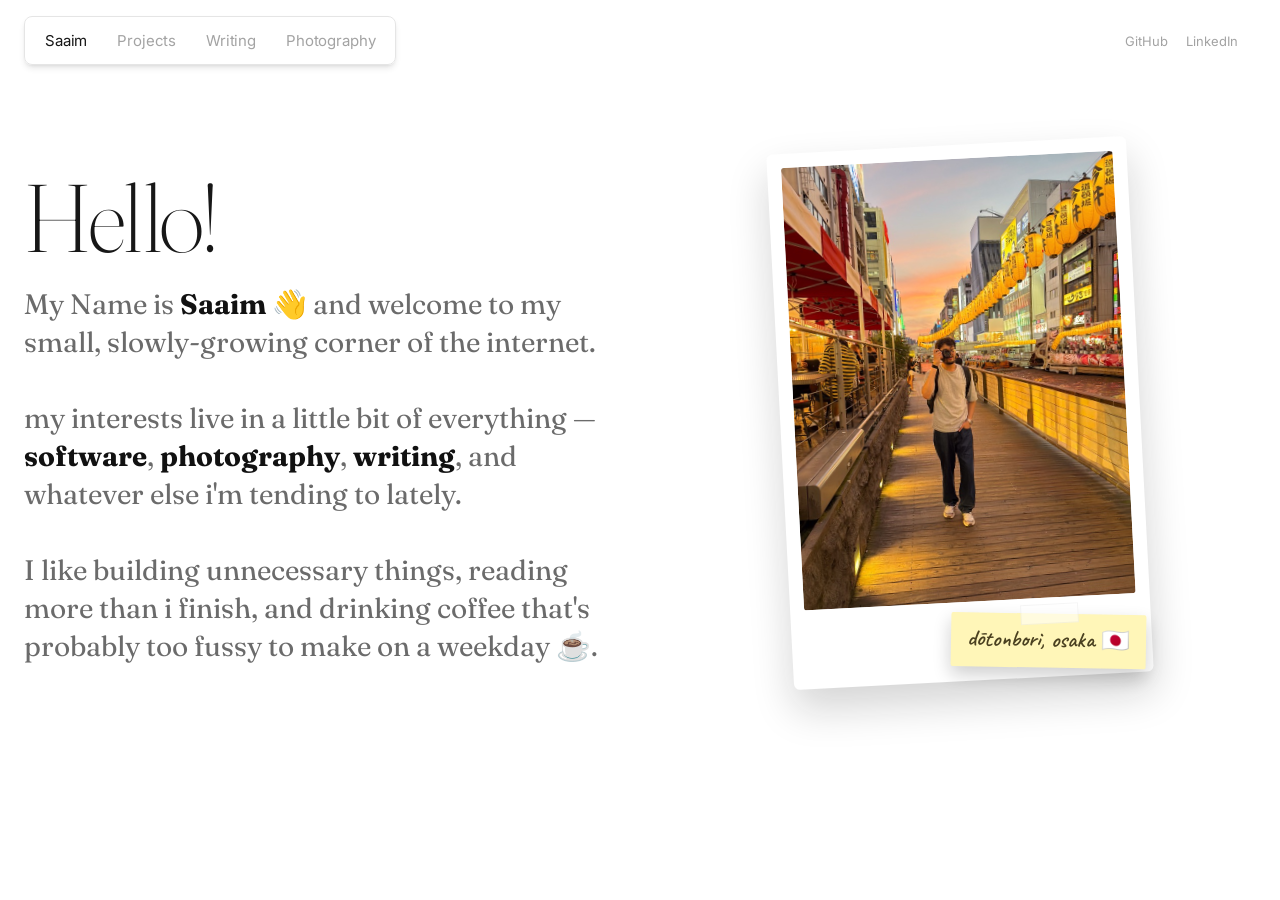
<file: index.html>
<!DOCTYPE html>
<html lang="en">
<head>
<meta charset="UTF-8">
<meta name="viewport" content="width=device-width, initial-scale=1.0">
<title>Saaim Japanwala</title>
<meta name="description" content="Saaim's Corner of The Internet">

<!-- Open Graph / Twitter link-preview meta -->
<meta property="og:type" content="website">
<meta property="og:title" content="Saaim Japanwala">
<meta property="og:description" content="A small corner of the internet with notes on projects, writing, and photography.">
<meta property="og:image" content="assets/og-image.svg">
<meta name="twitter:card" content="summary_large_image">
<meta name="twitter:title" content="Saaim Japanwala">
<meta name="twitter:description" content="A small corner of the internet with notes on projects, writing, and photography.">
<meta name="twitter:image" content="assets/og-image.svg">

<link rel="icon" href="assets/favicon.svg" type="image/svg+xml">
<link rel="preconnect" href="https://fonts.googleapis.com">
<link rel="preconnect" href="https://fonts.gstatic.com" crossorigin>
<link href="https://fonts.googleapis.com/css2?family=Fraunces:ital,opsz,wght@0,9..144,400;0,9..144,500;0,9..144,600;1,9..144,400&family=Inter:wght@400;500;600;700&family=Caveat:wght@600;700&display=swap" rel="stylesheet">
<link rel="stylesheet" href="css/style.css">
</head>
<body>

<a class="skip-link" href="#main">Skip to content</a>

<!-- ============================================================
     PILL NAV — sticky, top-left. Tabs on the left, plain external
     links on the right. Tab switching is handled in js/main.js
     (no page reloads — a single static HTML file).
     ============================================================ -->
<nav class="site-nav" aria-label="Primary">
  <div class="nav-pill" role="tablist">
    <span class="nav-hover" aria-hidden="true"></span>
    <button class="tab-link active" data-tab="home" role="tab" aria-selected="true">Saaim</button>
    <button class="tab-link" data-tab="projects" role="tab" aria-selected="false">Projects</button>
    <button class="tab-link" data-tab="writing" role="tab" aria-selected="false">Writing</button>
    <button class="tab-link" data-tab="photography" role="tab" aria-selected="false">Photography</button>
  </div>
  <div class="nav-links">
    <!-- Swap these three hrefs for your real profiles / resume -->
    <a href="https://github.com/sjapanwala" target="_blank" rel="noopener">GitHub</a>
    <a href="https://www.linkedin.com/in/sjapanwala" target="_blank" rel="noopener">LinkedIn</a>
    <a href=""></a>
  </div>
</nav>

<main id="main">

  <!-- ========================= HOME ========================= -->
  <section class="tab-panel active" id="tab-home" data-tab-panel="home">
    <div class="home-grid">
      <div class="home-intro">
        <!-- Rotates through greetings in js/main.js (see GREETINGS) -->
        <h1 class="section-header greeting" id="greeting" lang="en">Hello!</h1>
        <p class="intro-text">
          My Name is <span class="ink">Saaim</span> <span class="wave-emoji" aria-hidden="true">👋</span> and welcome to my small, slowly-growing corner of the internet.
          <br><br>
          my interests live in a little bit of everything —
          <a href="#projects" class="ink word-link link-software" data-tab-link="projects">software</a>,
          <a href="#photography" class="ink word-link link-photography" data-tab-link="photography">photography</a>,
          <a href="#writing" class="ink word-link link-writing" data-tab-link="writing">writing</a>,
          and whatever else i'm tending to lately.
          <br><br>
          I like building unnecessary things, reading more than i finish, and drinking coffee that's
          probably too fussy to make on a weekday <span class="coffee-emoji" aria-hidden="true">☕</span>.
        </p>
      </div>
      <!-- Swap the image/caption below for your own — see README -->
      <figure class="intro-photo">
        <img src="assets/main-page-web.jpg" alt="Saaim holding up a camera on a lantern-lit boardwalk in Dōtonbori, Osaka at sunset">
        <figcaption class="sticky-note">dōtonbori, osaka 🇯🇵</figcaption>
      </figure>
    </div>
  </section>

  <!-- ======================= PROJECTS ======================= -->
  <section class="tab-panel" id="tab-projects" data-tab-panel="projects">
    <h1 class="section-header-projects">Projects.</h1>
    <p class="section-intro"></p>
    <div class="bento-grid bento-grid--lg bento-grid--fill" id="projectsGrid"><!-- rendered by js/main.js from content/projects.js --></div>
  </section>

  <!-- ======================== WRITING ======================== -->
  <section class="tab-panel" id="tab-writing" data-tab-panel="writing">
    <h1 class="section-header-writing">Writing.</h1>
    <p class="section-intro"></p>
    <div class="bento-grid bento-grid--lg" id="writingGrid"><!-- rendered by js/main.js from content/writing.js --></div>
  </section>

  <!-- ====================== PHOTOGRAPHY ====================== -->
  <section class="tab-panel" id="tab-photography" data-tab-panel="photography">
    <h1 class="section-header-photography">Photography.</h1>
    <p class="section-intro"></p>
    <div class="bento-grid bento-grid--lg bento-grid--fill" id="photographyGrid"><!-- rendered by js/main.js from content/photography.js --></div>
  </section>

</main>

<!-- ============================================================
     Content data — plain JS files (not .json) so this page can be
     opened directly as a file:// URL with no local server: browsers
     block fetch()/XHR of local JSON over file://, but a same-page
     <script> tag works everywhere with zero build step. Each file
     is commented — edit the arrays to add/change/remove cards.
     ============================================================ -->
<script src="content/projects.js"></script>
<script src="content/writing.js"></script>
<script src="content/photography.js"></script>
<script src="js/main.js"></script>
<footer>
</footer>
</body>
</html>
</file>
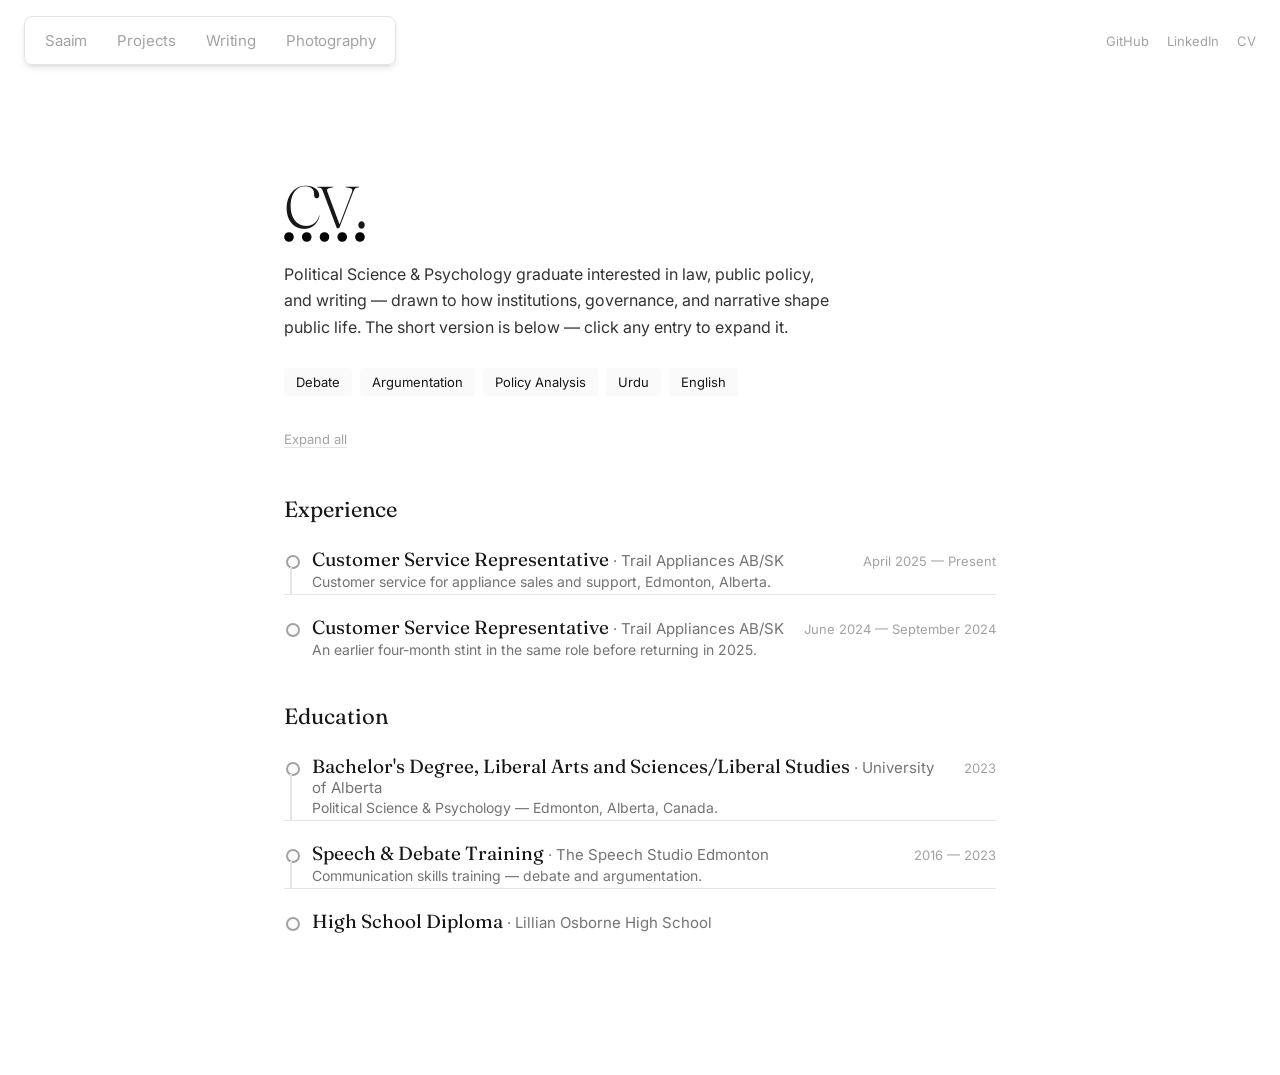
<file: cv.html>
<!DOCTYPE html>
<html lang="en">
<head>
<meta charset="UTF-8">
<meta name="viewport" content="width=device-width, initial-scale=1.0">
<title>CV</title>
<meta name="description" content="CV">
<link rel="icon" href="assets/favicon.svg" type="image/svg+xml">
<link rel="preconnect" href="https://fonts.googleapis.com">
<link rel="preconnect" href="https://fonts.gstatic.com" crossorigin>
<link href="https://fonts.googleapis.com/css2?family=Fraunces:ital,opsz,wght@0,9..144,400;0,9..144,500;0,9..144,600;1,9..144,400&family=Inter:wght@400;500;600;700&display=swap" rel="stylesheet">
<link rel="stylesheet" href="css/style.css">
</head>
<body>

<nav class="site-nav" aria-label="Primary">
  <div class="nav-pill" role="tablist">
    <a class="tab-link" href="index.html">Saaim</a>
    <a class="tab-link" href="index.html#projects">Projects</a>
    <a class="tab-link" href="index.html#writing">Writing</a>
    <a class="tab-link" href="index.html#photography">Photography</a>
  </div>
  <div class="nav-links">
    <a href="https://github.com/sjapanwala" target="_blank" rel="noopener">GitHub</a>
    <a href="https://www.linkedin.com/in/sjapanwala" target="_blank" rel="noopener">LinkedIn</a>
    <a href="cv.html">CV</a>
  </div>
</nav>

<main class="cv-page">
  <h1 class="section-header-cv">cv.</h1>

  <p class="cv-intro">Political Science &amp; Psychology graduate interested in law, public policy, and writing — drawn to how institutions, governance, and narrative shape public life. The short version is below — click any entry to expand it.</p>

  <div class="cv-skills">
    <span class="cv-skill-chip">Debate</span>
    <span class="cv-skill-chip">Argumentation</span>
    <span class="cv-skill-chip">Policy Analysis</span>
    <span class="cv-skill-chip">Urdu</span>
    <span class="cv-skill-chip">English</span>
  </div>

  <button class="cv-toggle-all" id="cvToggleAll" type="button">Expand all</button>

  <div id="cvContent"><!-- rendered by js/cv.js from content/cv.js --></div>
</main>

<script src="content/cv.js"></script>
<script src="js/cv.js"></script>
</body>
</html>
</file>
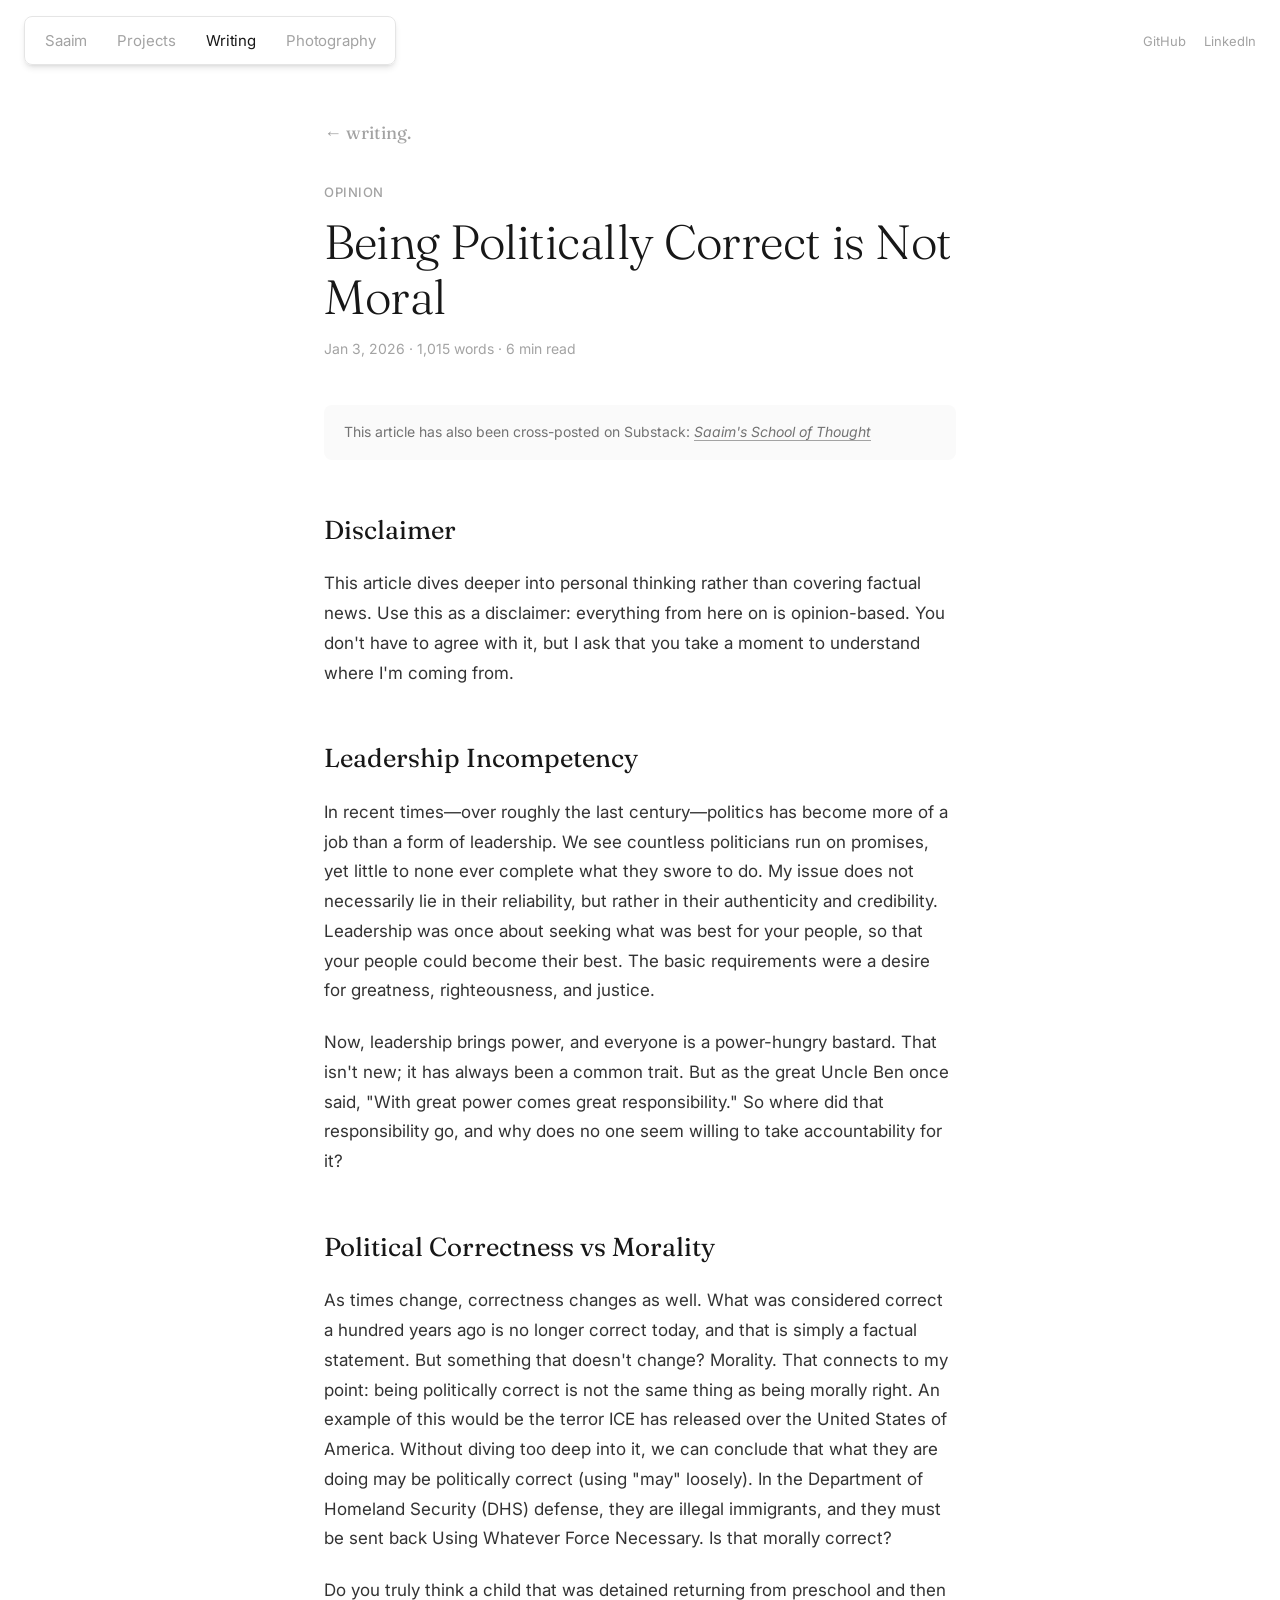
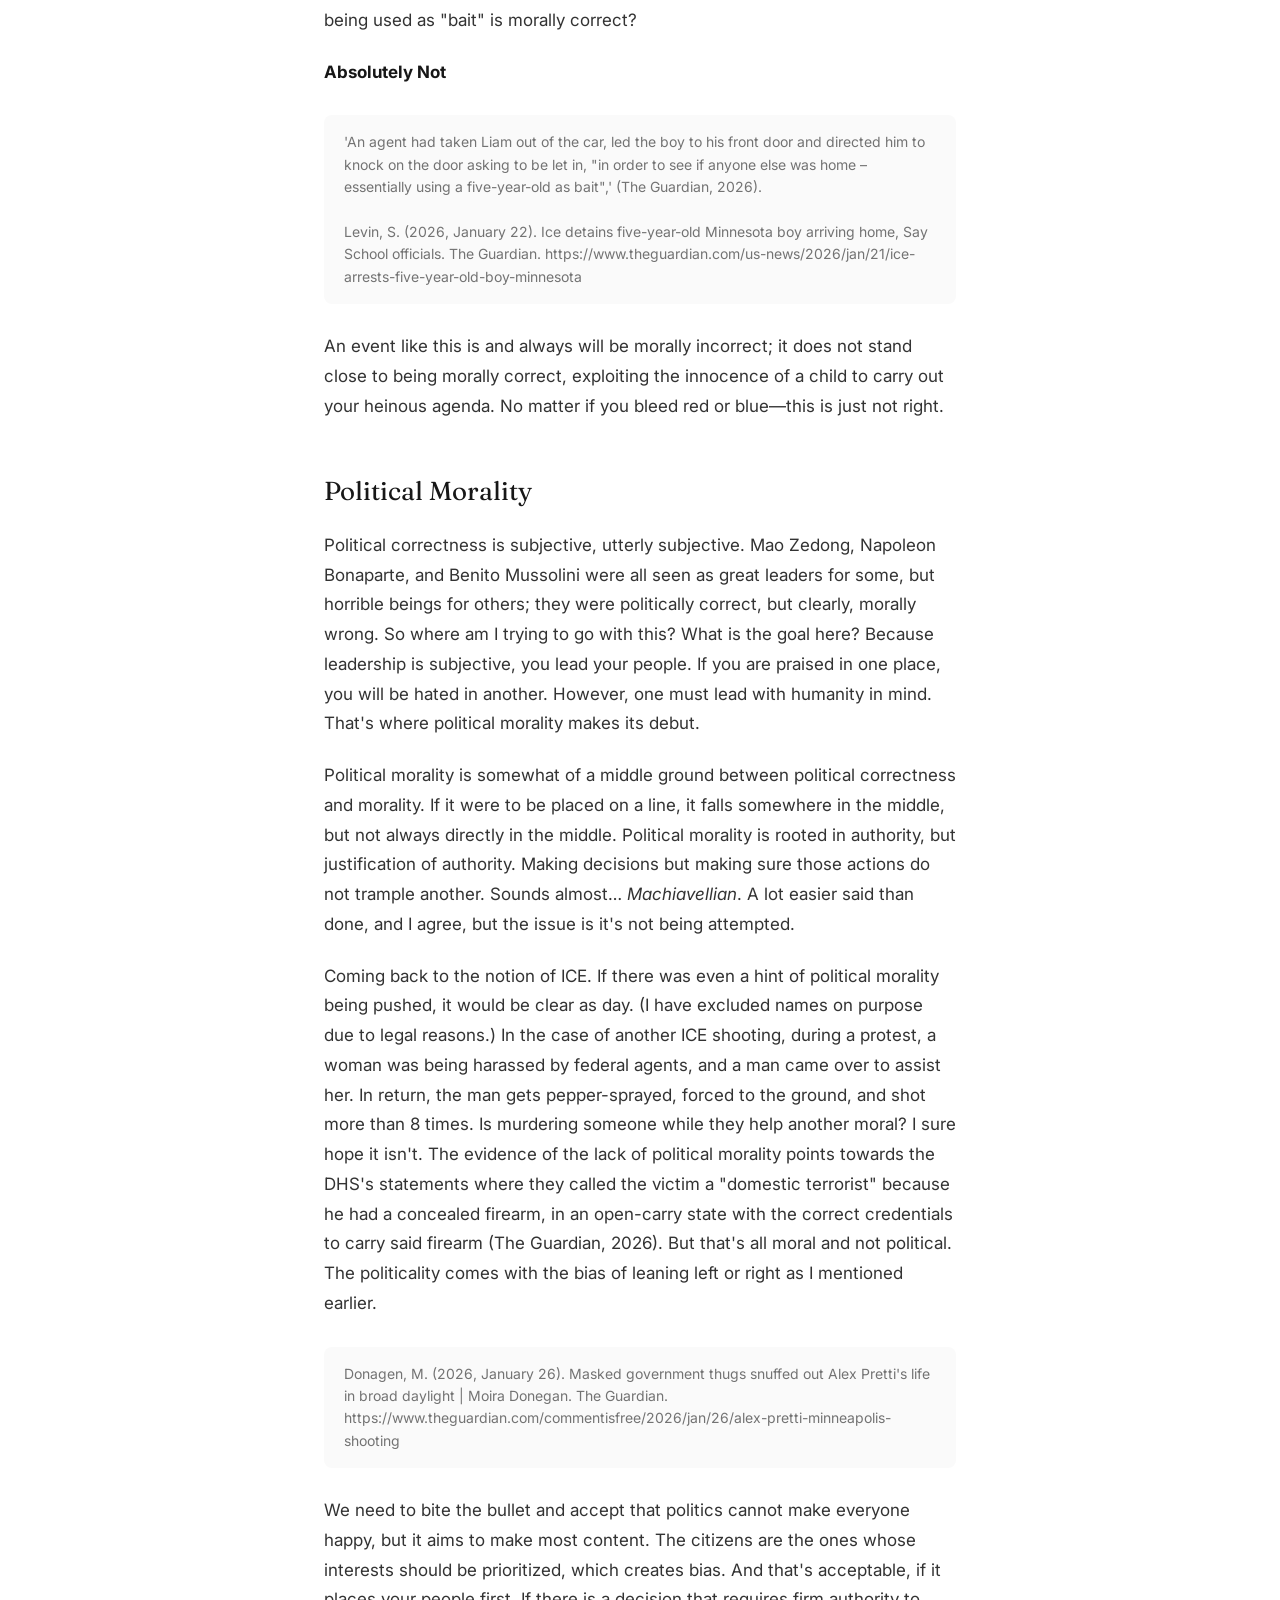
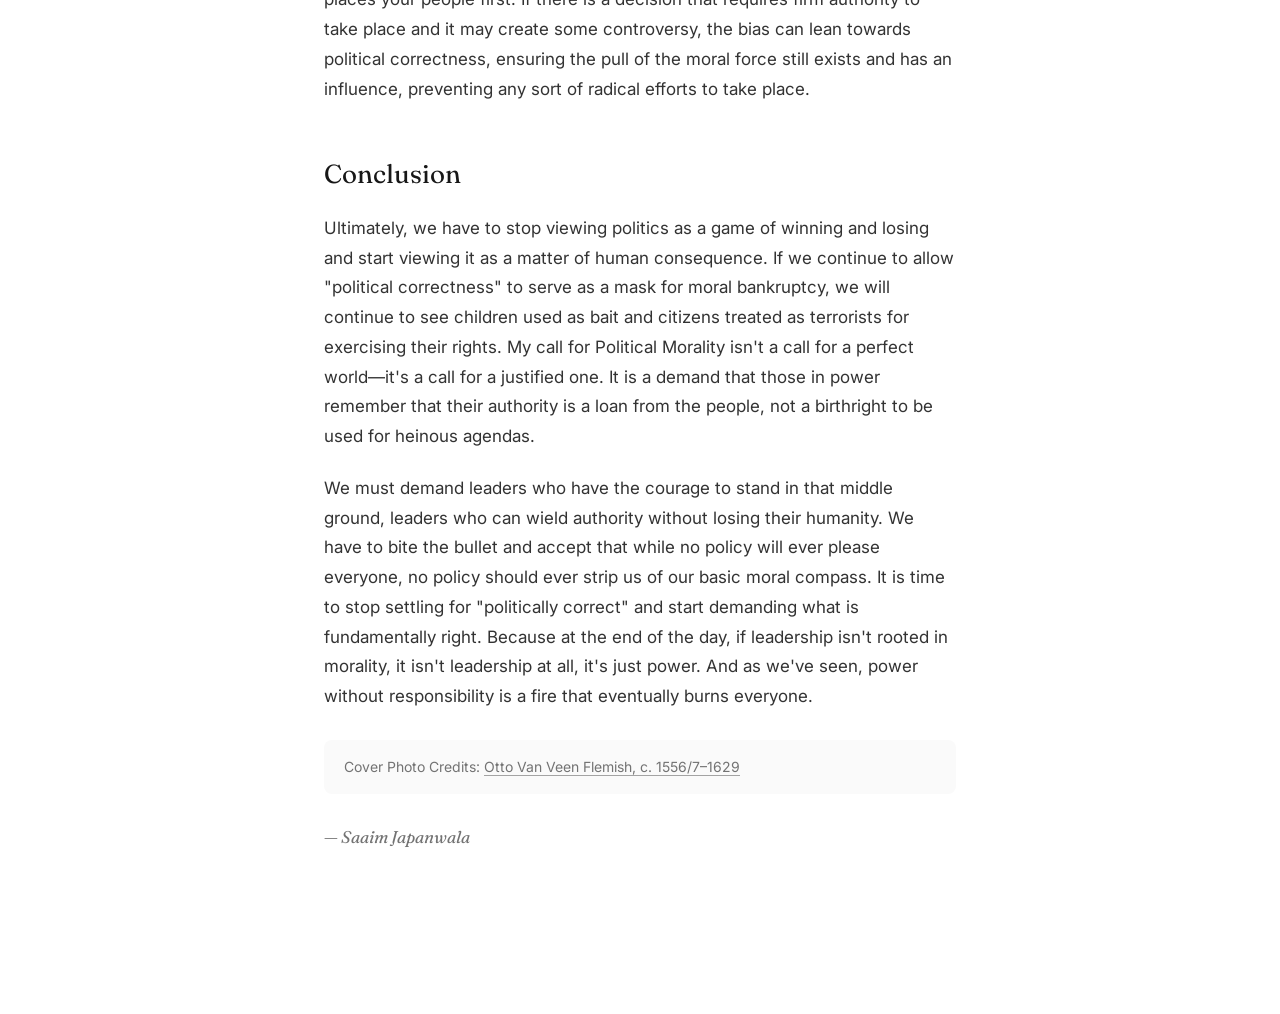
<file: writing/being-politically-correct-is-not-moral.html>
<!DOCTYPE html>
<html lang="en">
<head>
<meta charset="UTF-8">
<meta name="viewport" content="width=device-width, initial-scale=1.0">
<title>Being Politically Correct is Not Moral — Saaim Japanwala</title>
<meta name="description" content="Politically correct authority can lead to inhumane outcomes, such as exploiting children or mislabeling citizens.">
<link rel="icon" href="../assets/favicon.svg" type="image/svg+xml">
<link rel="preconnect" href="https://fonts.googleapis.com">
<link rel="preconnect" href="https://fonts.gstatic.com" crossorigin>
<link href="https://fonts.googleapis.com/css2?family=Fraunces:ital,opsz,wght@0,9..144,400;0,9..144,500;0,9..144,600;1,9..144,400&family=Inter:wght@400;500;600;700&display=swap" rel="stylesheet">
<link rel="stylesheet" href="../css/style.css">
</head>
<body>

<nav class="site-nav" aria-label="Primary">
  <div class="nav-pill" role="tablist">
    <a class="tab-link" href="../index.html">Saaim</a>
    <a class="tab-link" href="../index.html#projects">Projects</a>
    <a class="tab-link active" href="../index.html#writing">Writing</a>
    <a class="tab-link" href="../index.html#photography">Photography</a>
  </div>
  <div class="nav-links">
    <a href="https://github.com/sjapanwala" target="_blank" rel="noopener">GitHub</a>
    <a href="https://www.linkedin.com/in/sjapanwala" target="_blank" rel="noopener">LinkedIn</a>
  </div>
</nav>

<main class="article-page">
  <a class="article-back" href="../index.html#writing">&larr; writing.</a>

  <p class="article-kicker">Opinion</p>
  <h1 class="article-title">Being Politically Correct is Not Moral</h1>
  <p class="article-meta">Jan 3, 2026 · 1,015 words · 6 min read</p>

  <div class="article-body">
    <div class="article-note">This article has also been cross-posted on Substack: <a href="https://saaimm.substack.com/" target="_blank" rel="noopener"><i>Saaim's School of Thought</i></a></div>

    <h2>Disclaimer</h2>
    <p>This article dives deeper into personal thinking rather than covering factual news. Use this as a disclaimer: everything from here on is opinion-based. You don't have to agree with it, but I ask that you take a moment to understand where I'm coming from.</p>

    <h2>Leadership Incompetency</h2>
    <p>In recent times—over roughly the last century—politics has become more of a job than a form of leadership. We see countless politicians run on promises, yet little to none ever complete what they swore to do. My issue does not necessarily lie in their reliability, but rather in their authenticity and credibility. Leadership was once about seeking what was best for your people, so that your people could become their best. The basic requirements were a desire for greatness, righteousness, and justice.</p>
    <p>Now, leadership brings power, and everyone is a power-hungry bastard. That isn't new; it has always been a common trait. But as the great Uncle Ben once said, "With great power comes great responsibility." So where did that responsibility go, and why does no one seem willing to take accountability for it?</p>

    <h2>Political Correctness vs Morality</h2>
    <p>As times change, correctness changes as well. What was considered correct a hundred years ago is no longer correct today, and that is simply a factual statement. But something that doesn't change? Morality. That connects to my point: being politically correct is not the same thing as being morally right. An example of this would be the terror ICE has released over the United States of America. Without diving too deep into it, we can conclude that what they are doing may be politically correct (using "may" loosely). In the Department of Homeland Security (DHS) defense, they are illegal immigrants, and they must be sent back Using Whatever Force Necessary. Is that morally correct?</p>
    <p>Do you truly think a child that was detained returning from preschool and then being used as "bait" is morally correct?</p>
    <p><strong>Absolutely Not</strong></p>
    <div class="article-note">'An agent had taken Liam out of the car, led the boy to his front door and directed him to knock on the door asking to be let in, "in order to see if anyone else was home – essentially using a five-year-old as bait",' (The Guardian, 2026).<br><br>Levin, S. (2026, January 22). Ice detains five-year-old Minnesota boy arriving home, Say School officials. The Guardian. https://www.theguardian.com/us-news/2026/jan/21/ice-arrests-five-year-old-boy-minnesota</div>
    <p>An event like this is and always will be morally incorrect; it does not stand close to being morally correct, exploiting the innocence of a child to carry out your heinous agenda. No matter if you bleed red or blue—this is just not right.</p>

    <h2>Political Morality</h2>
    <p>Political correctness is subjective, utterly subjective. Mao Zedong, Napoleon Bonaparte, and Benito Mussolini were all seen as great leaders for some, but horrible beings for others; they were politically correct, but clearly, morally wrong. So where am I trying to go with this? What is the goal here? Because leadership is subjective, you lead your people. If you are praised in one place, you will be hated in another. However, one must lead with humanity in mind. That's where political morality makes its debut.</p>
    <p>Political morality is somewhat of a middle ground between political correctness and morality. If it were to be placed on a line, it falls somewhere in the middle, but not always directly in the middle. Political morality is rooted in authority, but justification of authority. Making decisions but making sure those actions do not trample another. Sounds almost… <i>Machiavellian</i>. A lot easier said than done, and I agree, but the issue is it's not being attempted.</p>
    <p>Coming back to the notion of ICE. If there was even a hint of political morality being pushed, it would be clear as day. (I have excluded names on purpose due to legal reasons.) In the case of another ICE shooting, during a protest, a woman was being harassed by federal agents, and a man came over to assist her. In return, the man gets pepper-sprayed, forced to the ground, and shot more than 8 times. Is murdering someone while they help another moral? I sure hope it isn't. The evidence of the lack of political morality points towards the DHS's statements where they called the victim a "domestic terrorist" because he had a concealed firearm, in an open-carry state with the correct credentials to carry said firearm (The Guardian, 2026). But that's all moral and not political. The politicality comes with the bias of leaning left or right as I mentioned earlier.</p>
    <div class="article-note">Donagen, M. (2026, January 26). Masked government thugs snuffed out Alex Pretti's life in broad daylight | Moira Donegan. The Guardian. https://www.theguardian.com/commentisfree/2026/jan/26/alex-pretti-minneapolis-shooting</div>
    <p>We need to bite the bullet and accept that politics cannot make everyone happy, but it aims to make most content. The citizens are the ones whose interests should be prioritized, which creates bias. And that's acceptable, if it places your people first. If there is a decision that requires firm authority to take place and it may create some controversy, the bias can lean towards political correctness, ensuring the pull of the moral force still exists and has an influence, preventing any sort of radical efforts to take place.</p>

    <h2>Conclusion</h2>
    <p>Ultimately, we have to stop viewing politics as a game of winning and losing and start viewing it as a matter of human consequence. If we continue to allow "political correctness" to serve as a mask for moral bankruptcy, we will continue to see children used as bait and citizens treated as terrorists for exercising their rights. My call for Political Morality isn't a call for a perfect world—it's a call for a justified one. It is a demand that those in power remember that their authority is a loan from the people, not a birthright to be used for heinous agendas.</p>
    <p>We must demand leaders who have the courage to stand in that middle ground, leaders who can wield authority without losing their humanity. We have to bite the bullet and accept that while no policy will ever please everyone, no policy should ever strip us of our basic moral compass. It is time to stop settling for "politically correct" and start demanding what is fundamentally right. Because at the end of the day, if leadership isn't rooted in morality, it isn't leadership at all, it's just power. And as we've seen, power without responsibility is a fire that eventually burns everyone.</p>
    <div class="article-note">Cover Photo Credits: <a href="https://www.cosmos.so/e/1648339012" target="_blank" rel="noopener">Otto Van Veen Flemish, c. 1556/7–1629</a></div>

    <p class="article-signoff">— Saaim Japanwala</p>
  </div>
</main>

</body>
</html>
</file>
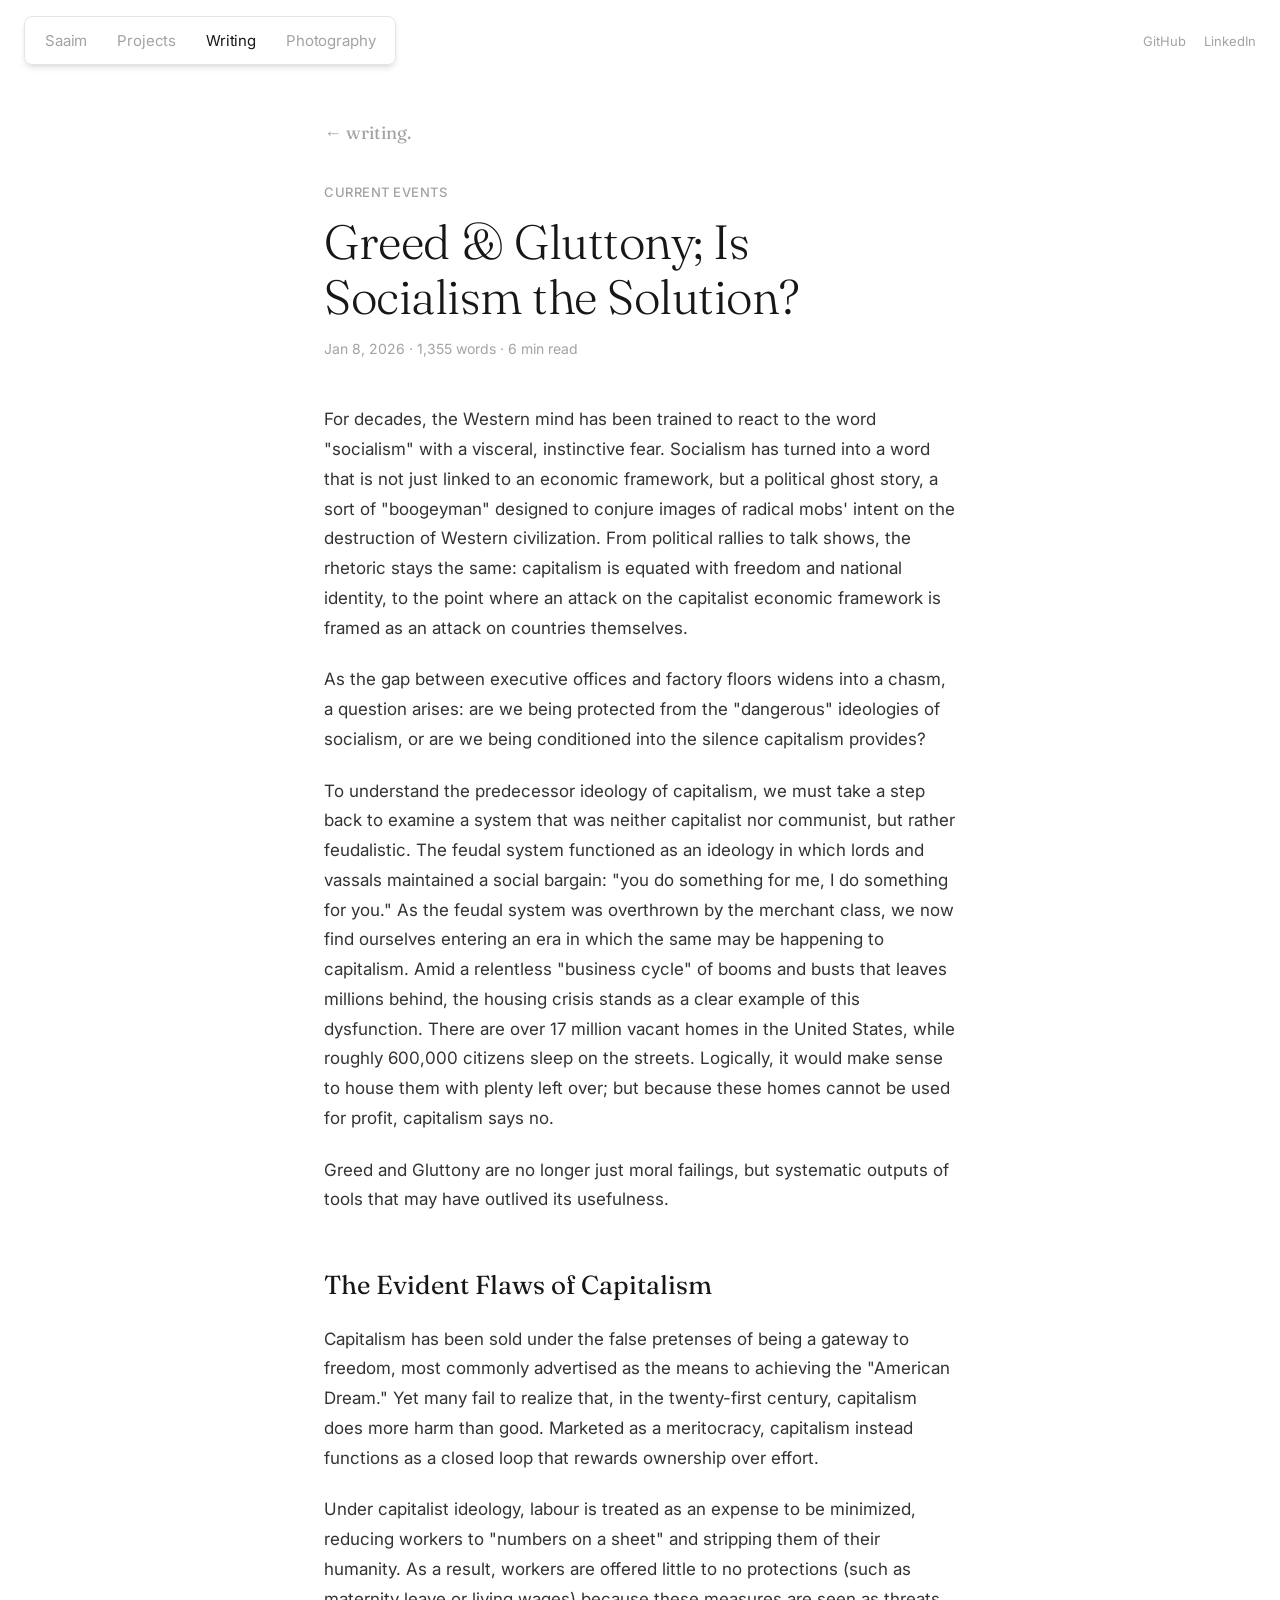
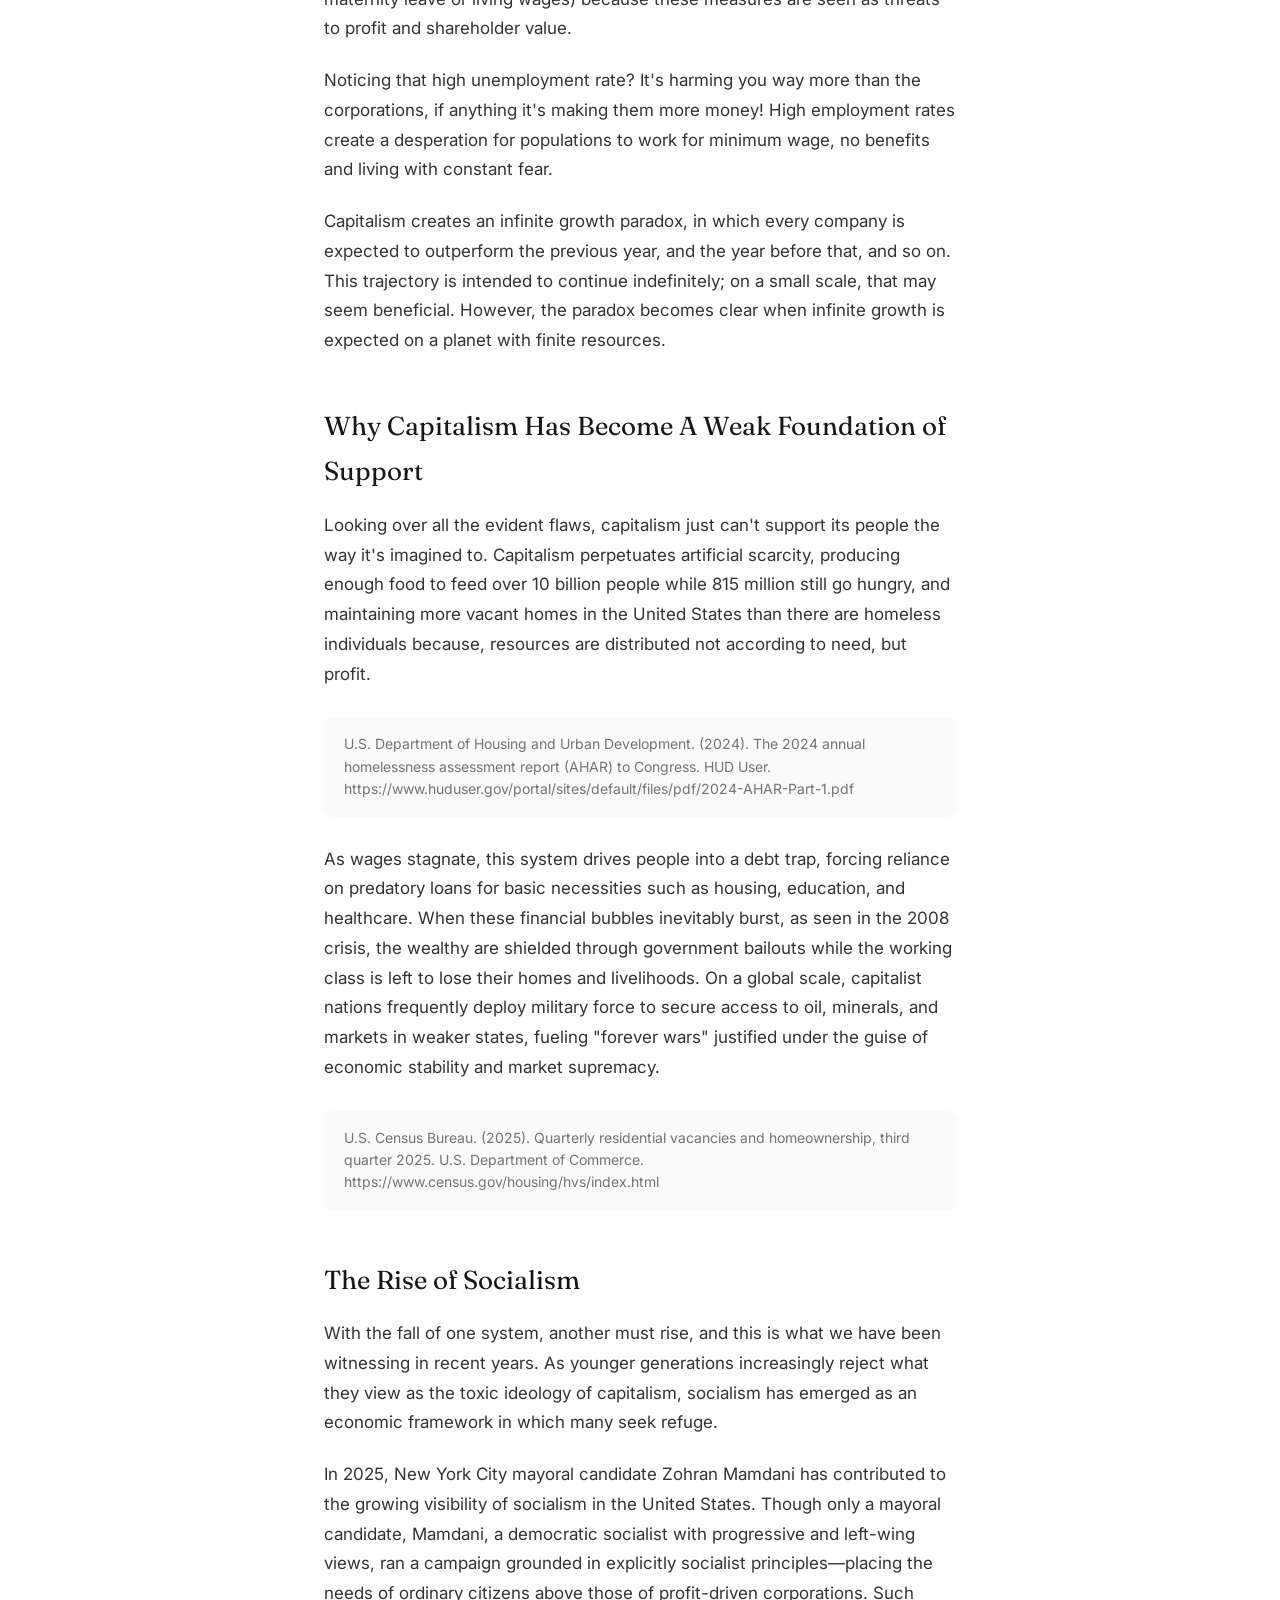
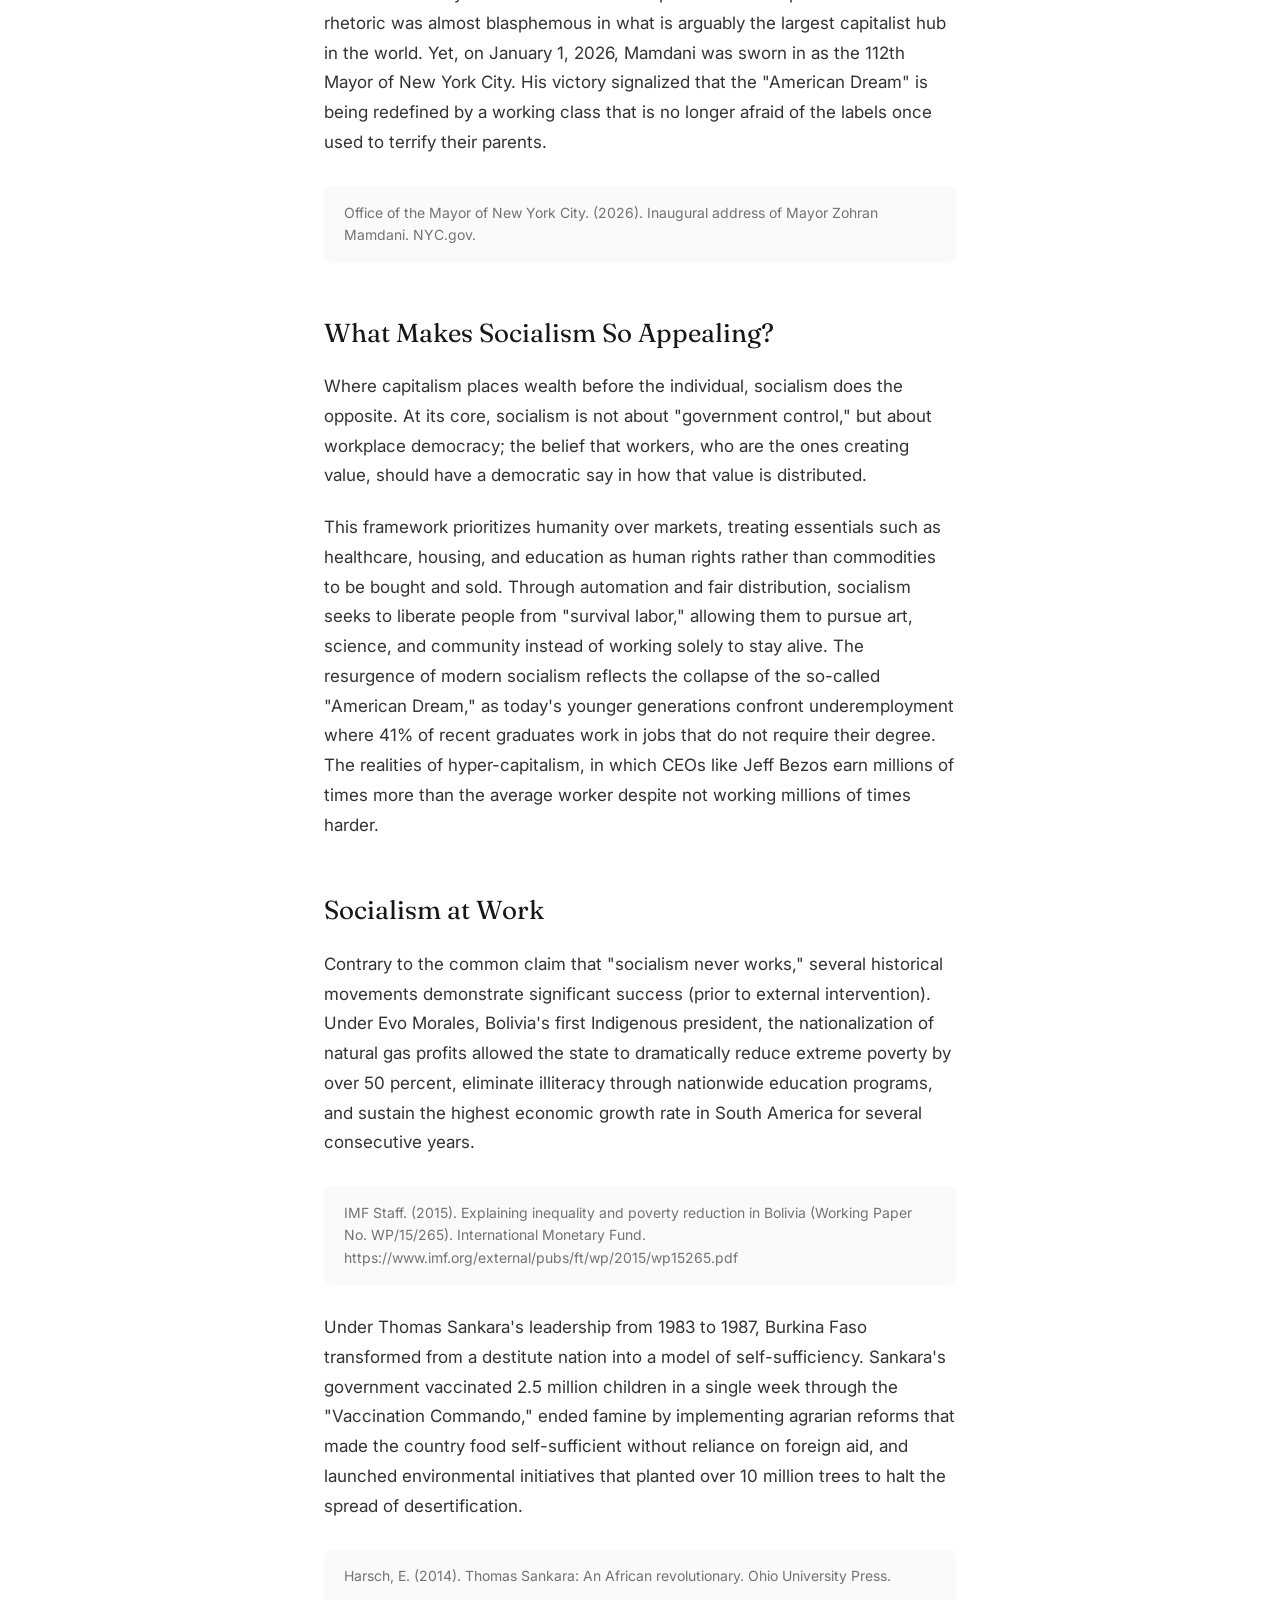
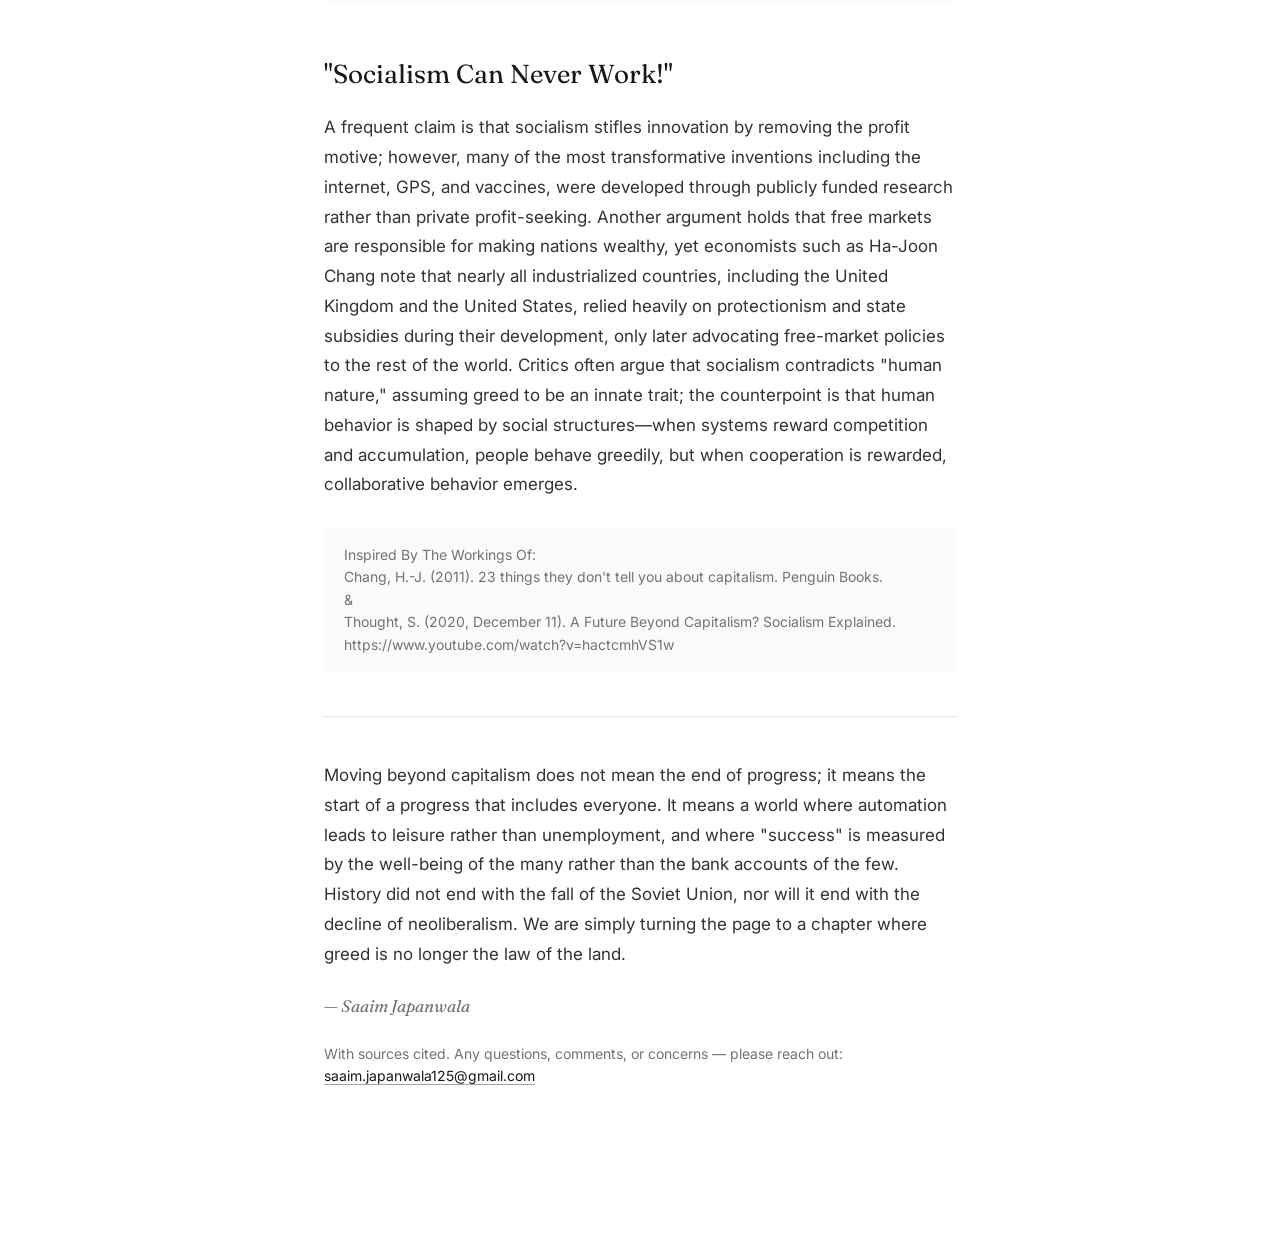
<file: writing/greed-and-gluttony.html>
<!DOCTYPE html>
<html lang="en">
<head>
<meta charset="UTF-8">
<meta name="viewport" content="width=device-width, initial-scale=1.0">
<title>Greed &amp; Gluttony; Is Socialism the Solution? — Saaim Japanwala</title>
<meta name="description" content="As the gap between executive offices and factory floors widens into a chasm: are we being protected from socialism, or conditioned into the silence capitalism provides?">
<link rel="icon" href="../assets/favicon.svg" type="image/svg+xml">
<link rel="preconnect" href="https://fonts.googleapis.com">
<link rel="preconnect" href="https://fonts.gstatic.com" crossorigin>
<link href="https://fonts.googleapis.com/css2?family=Fraunces:ital,opsz,wght@0,9..144,400;0,9..144,500;0,9..144,600;1,9..144,400&family=Inter:wght@400;500;600;700&display=swap" rel="stylesheet">
<link rel="stylesheet" href="../css/style.css">
</head>
<body>

<nav class="site-nav" aria-label="Primary">
  <div class="nav-pill" role="tablist">
    <a class="tab-link" href="../index.html">Saaim</a>
    <a class="tab-link" href="../index.html#projects">Projects</a>
    <a class="tab-link active" href="../index.html#writing">Writing</a>
    <a class="tab-link" href="../index.html#photography">Photography</a>
  </div>
  <div class="nav-links">
    <a href="https://github.com/sjapanwala" target="_blank" rel="noopener">GitHub</a>
    <a href="https://www.linkedin.com/in/sjapanwala" target="_blank" rel="noopener">LinkedIn</a>
  </div>
</nav>

<main class="article-page">
  <a class="article-back" href="../index.html#writing">&larr; writing.</a>

  <p class="article-kicker">Current Events</p>
  <h1 class="article-title">Greed &amp; Gluttony; Is Socialism the Solution?</h1>
  <p class="article-meta">Jan 8, 2026 · 1,355 words · 6 min read</p>

  <div class="article-body">
    <p>For decades, the Western mind has been trained to react to the word "socialism" with a visceral, instinctive fear. Socialism has turned into a word that is not just linked to an economic framework, but a political ghost story, a sort of "boogeyman" designed to conjure images of radical mobs' intent on the destruction of Western civilization. From political rallies to talk shows, the rhetoric stays the same: capitalism is equated with freedom and national identity, to the point where an attack on the capitalist economic framework is framed as an attack on countries themselves.</p>
    <p>As the gap between executive offices and factory floors widens into a chasm, a question arises: are we being protected from the "dangerous" ideologies of socialism, or are we being conditioned into the silence capitalism provides?</p>
    <p>To understand the predecessor ideology of capitalism, we must take a step back to examine a system that was neither capitalist nor communist, but rather feudalistic. The feudal system functioned as an ideology in which lords and vassals maintained a social bargain: "you do something for me, I do something for you." As the feudal system was overthrown by the merchant class, we now find ourselves entering an era in which the same may be happening to capitalism. Amid a relentless "business cycle" of booms and busts that leaves millions behind, the housing crisis stands as a clear example of this dysfunction. There are over 17 million vacant homes in the United States, while roughly 600,000 citizens sleep on the streets. Logically, it would make sense to house them with plenty left over; but because these homes cannot be used for profit, capitalism says no.</p>
    <p>Greed and Gluttony are no longer just moral failings, but systematic outputs of tools that may have outlived its usefulness.</p>

    <h2>The Evident Flaws of Capitalism</h2>
    <p>Capitalism has been sold under the false pretenses of being a gateway to freedom, most commonly advertised as the means to achieving the "American Dream." Yet many fail to realize that, in the twenty-first century, capitalism does more harm than good. Marketed as a meritocracy, capitalism instead functions as a closed loop that rewards ownership over effort.</p>
    <p>Under capitalist ideology, labour is treated as an expense to be minimized, reducing workers to "numbers on a sheet" and stripping them of their humanity. As a result, workers are offered little to no protections (such as maternity leave or living wages) because these measures are seen as threats to profit and shareholder value.</p>
    <p>Noticing that high unemployment rate? It's harming you way more than the corporations, if anything it's making them more money! High employment rates create a desperation for populations to work for minimum wage, no benefits and living with constant fear.</p>
    <p>Capitalism creates an infinite growth paradox, in which every company is expected to outperform the previous year, and the year before that, and so on. This trajectory is intended to continue indefinitely; on a small scale, that may seem beneficial. However, the paradox becomes clear when infinite growth is expected on a planet with finite resources.</p>

    <h2>Why Capitalism Has Become A Weak Foundation of Support</h2>
    <p>Looking over all the evident flaws, capitalism just can't support its people the way it's imagined to. Capitalism perpetuates artificial scarcity, producing enough food to feed over 10 billion people while 815 million still go hungry, and maintaining more vacant homes in the United States than there are homeless individuals because, resources are distributed not according to need, but profit.</p>
    <div class="article-note">U.S. Department of Housing and Urban Development. (2024). The 2024 annual homelessness assessment report (AHAR) to Congress. HUD User. https://www.huduser.gov/portal/sites/default/files/pdf/2024-AHAR-Part-1.pdf</div>
    <p>As wages stagnate, this system drives people into a debt trap, forcing reliance on predatory loans for basic necessities such as housing, education, and healthcare. When these financial bubbles inevitably burst, as seen in the 2008 crisis, the wealthy are shielded through government bailouts while the working class is left to lose their homes and livelihoods. On a global scale, capitalist nations frequently deploy military force to secure access to oil, minerals, and markets in weaker states, fueling "forever wars" justified under the guise of economic stability and market supremacy.</p>
    <div class="article-note">U.S. Census Bureau. (2025). Quarterly residential vacancies and homeownership, third quarter 2025. U.S. Department of Commerce. https://www.census.gov/housing/hvs/index.html</div>

    <h2>The Rise of Socialism</h2>
    <p>With the fall of one system, another must rise, and this is what we have been witnessing in recent years. As younger generations increasingly reject what they view as the toxic ideology of capitalism, socialism has emerged as an economic framework in which many seek refuge.</p>
    <p>In 2025, New York City mayoral candidate Zohran Mamdani has contributed to the growing visibility of socialism in the United States. Though only a mayoral candidate, Mamdani, a democratic socialist with progressive and left-wing views, ran a campaign grounded in explicitly socialist principles—placing the needs of ordinary citizens above those of profit-driven corporations. Such rhetoric was almost blasphemous in what is arguably the largest capitalist hub in the world. Yet, on January 1, 2026, Mamdani was sworn in as the 112th Mayor of New York City. His victory signalized that the "American Dream" is being redefined by a working class that is no longer afraid of the labels once used to terrify their parents.</p>
    <div class="article-note">Office of the Mayor of New York City. (2026). Inaugural address of Mayor Zohran Mamdani. NYC.gov.</div>

    <h2>What Makes Socialism So Appealing?</h2>
    <p>Where capitalism places wealth before the individual, socialism does the opposite. At its core, socialism is not about "government control," but about workplace democracy; the belief that workers, who are the ones creating value, should have a democratic say in how that value is distributed.</p>
    <p>This framework prioritizes humanity over markets, treating essentials such as healthcare, housing, and education as human rights rather than commodities to be bought and sold. Through automation and fair distribution, socialism seeks to liberate people from "survival labor," allowing them to pursue art, science, and community instead of working solely to stay alive. The resurgence of modern socialism reflects the collapse of the so-called "American Dream," as today's younger generations confront underemployment where 41% of recent graduates work in jobs that do not require their degree. The realities of hyper-capitalism, in which CEOs like Jeff Bezos earn millions of times more than the average worker despite not working millions of times harder.</p>

    <h2>Socialism at Work</h2>
    <p>Contrary to the common claim that "socialism never works," several historical movements demonstrate significant success (prior to external intervention). Under Evo Morales, Bolivia's first Indigenous president, the nationalization of natural gas profits allowed the state to dramatically reduce extreme poverty by over 50 percent, eliminate illiteracy through nationwide education programs, and sustain the highest economic growth rate in South America for several consecutive years.</p>
    <div class="article-note">IMF Staff. (2015). Explaining inequality and poverty reduction in Bolivia (Working Paper No. WP/15/265). International Monetary Fund. https://www.imf.org/external/pubs/ft/wp/2015/wp15265.pdf</div>
    <p>Under Thomas Sankara's leadership from 1983 to 1987, Burkina Faso transformed from a destitute nation into a model of self-sufficiency. Sankara's government vaccinated 2.5 million children in a single week through the "Vaccination Commando," ended famine by implementing agrarian reforms that made the country food self-sufficient without reliance on foreign aid, and launched environmental initiatives that planted over 10 million trees to halt the spread of desertification.</p>
    <div class="article-note">Harsch, E. (2014). Thomas Sankara: An African revolutionary. Ohio University Press.</div>

    <h2>"Socialism Can Never Work!"</h2>
    <p>A frequent claim is that socialism stifles innovation by removing the profit motive; however, many of the most transformative inventions including the internet, GPS, and vaccines, were developed through publicly funded research rather than private profit-seeking. Another argument holds that free markets are responsible for making nations wealthy, yet economists such as Ha-Joon Chang note that nearly all industrialized countries, including the United Kingdom and the United States, relied heavily on protectionism and state subsidies during their development, only later advocating free-market policies to the rest of the world. Critics often argue that socialism contradicts "human nature," assuming greed to be an innate trait; the counterpoint is that human behavior is shaped by social structures—when systems reward competition and accumulation, people behave greedily, but when cooperation is rewarded, collaborative behavior emerges.</p>
    <div class="article-note">Inspired By The Workings Of:<br>Chang, H.-J. (2011). 23 things they don't tell you about capitalism. Penguin Books.<br>&amp;<br>Thought, S. (2020, December 11). A Future Beyond Capitalism? Socialism Explained. https://www.youtube.com/watch?v=hactcmhVS1w</div>

    <div class="article-rule"></div>
    <p>Moving beyond capitalism does not mean the end of progress; it means the start of a progress that includes everyone. It means a world where automation leads to leisure rather than unemployment, and where "success" is measured by the well-being of the many rather than the bank accounts of the few. History did not end with the fall of the Soviet Union, nor will it end with the decline of neoliberalism. We are simply turning the page to a chapter where greed is no longer the law of the land.</p>

    <p class="article-signoff">— Saaim Japanwala</p>
    <p class="article-contact">With sources cited. Any questions, comments, or concerns — please reach out: <a href="mailto:saaim.japanwala125@gmail.com">saaim.japanwala125@gmail.com</a></p>
  </div>
</main>

</body>
</html>
</file>
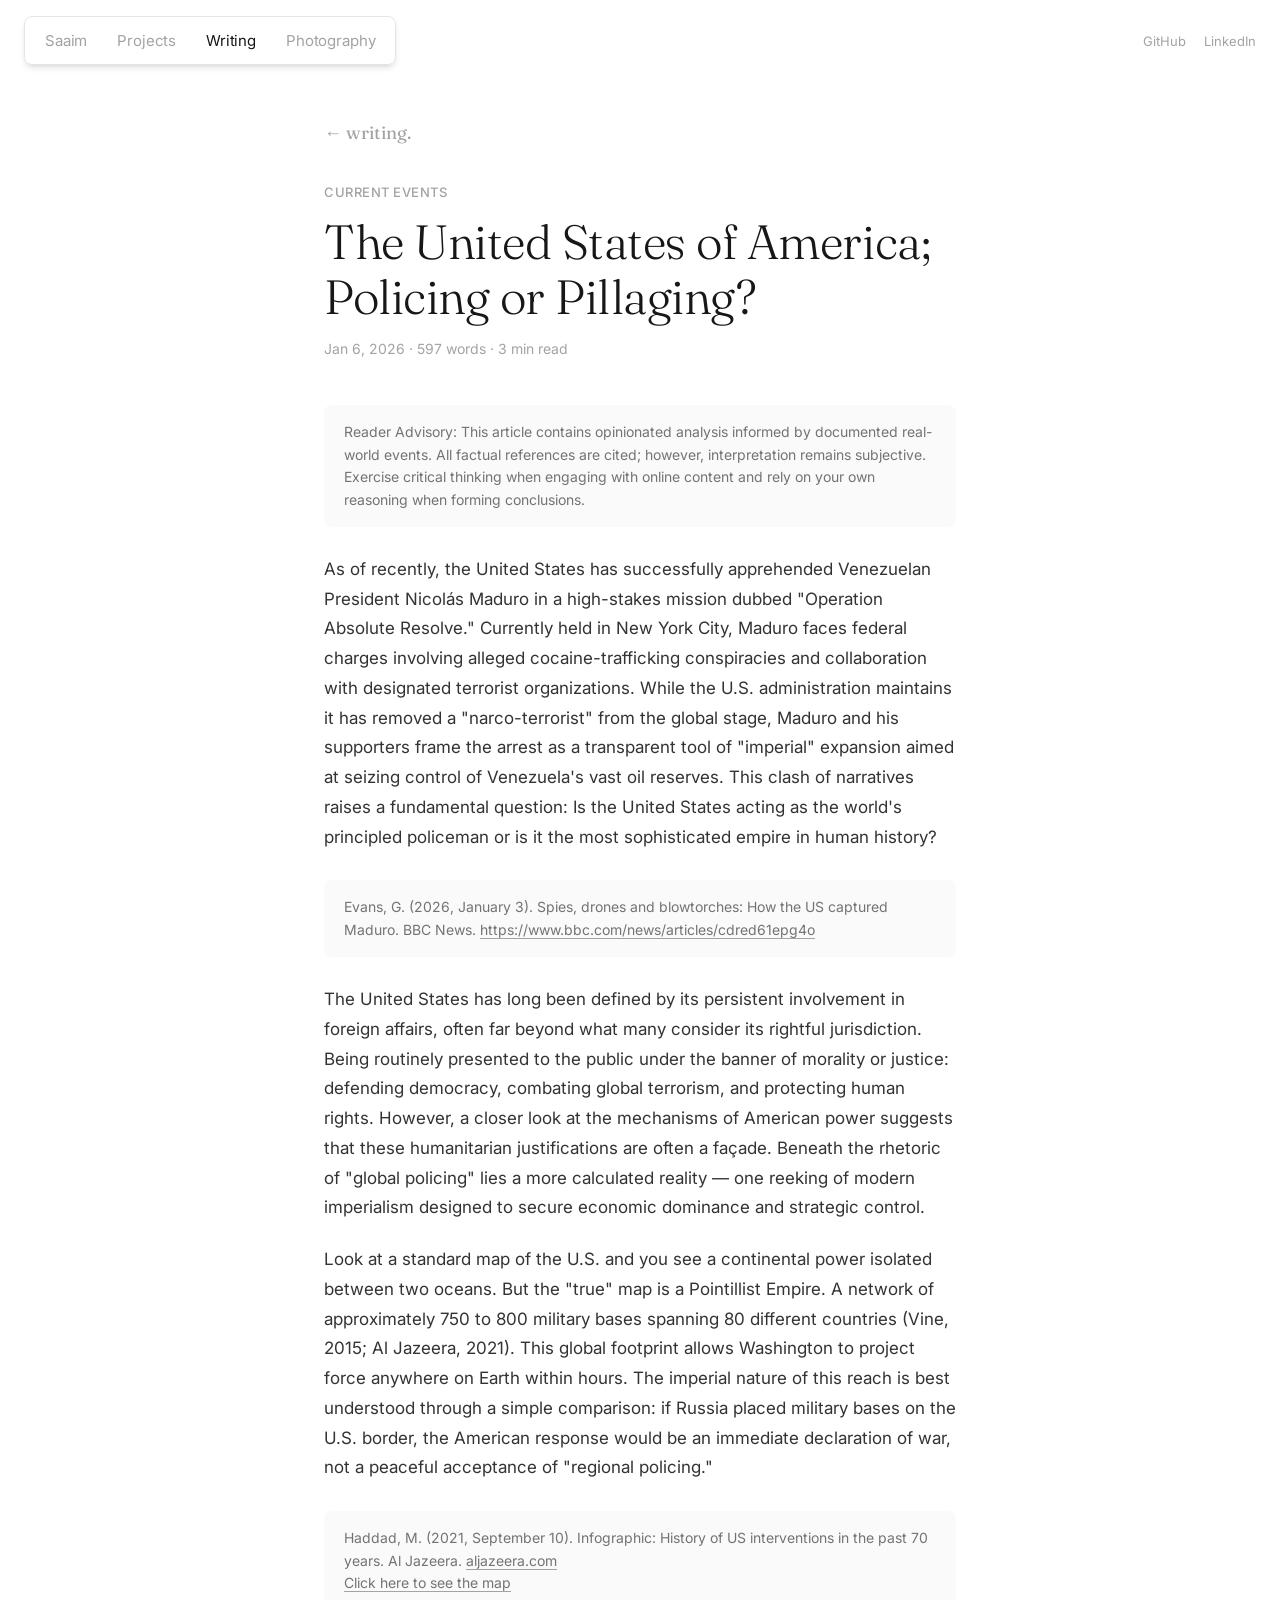
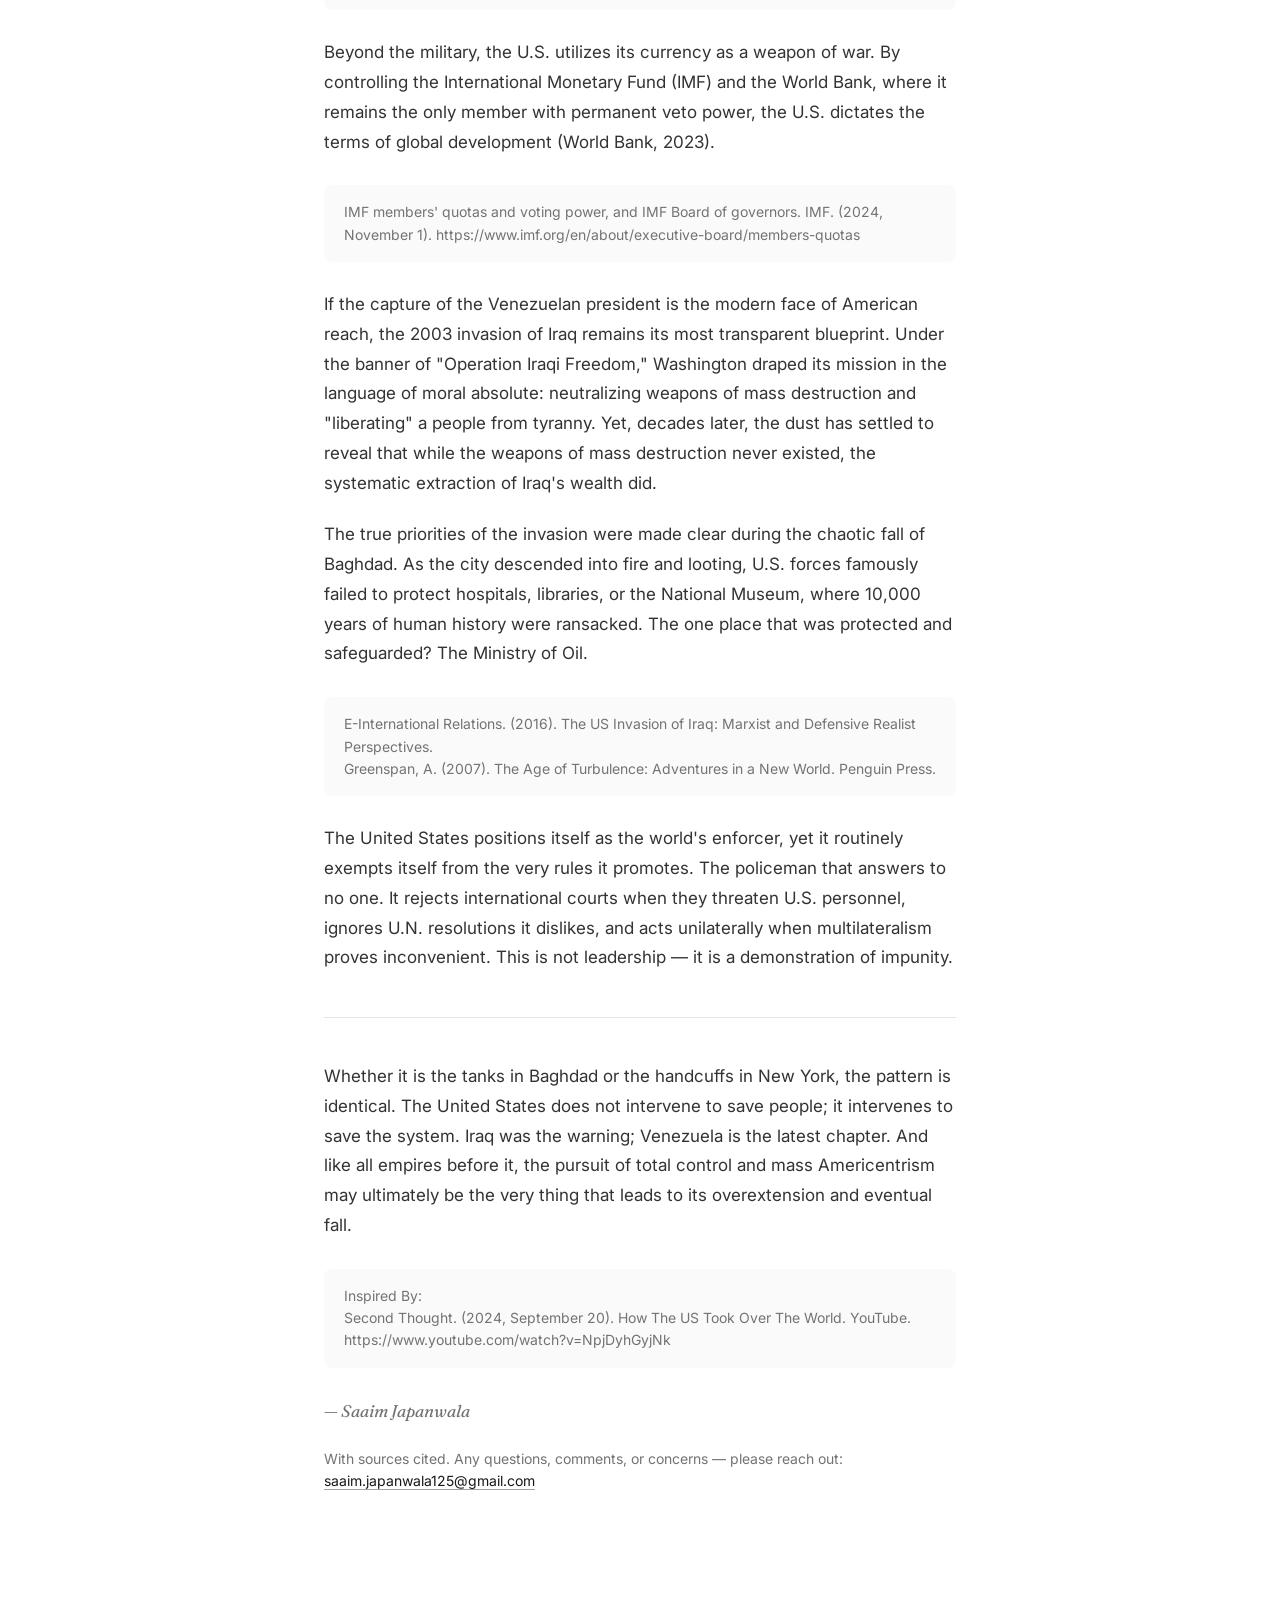
<file: writing/policing-or-pillaging.html>
<!DOCTYPE html>
<html lang="en">
<head>
<meta charset="UTF-8">
<meta name="viewport" content="width=device-width, initial-scale=1.0">
<title>The United States of America; Policing or Pillaging? — Saaim Japanwala</title>
<meta name="description" content="The US has captured Venezuelan President Nicolás Maduro. Is the United States acting as the world's principled policeman, or the most sophisticated empire in human history?">
<link rel="icon" href="../assets/favicon.svg" type="image/svg+xml">
<link rel="preconnect" href="https://fonts.googleapis.com">
<link rel="preconnect" href="https://fonts.gstatic.com" crossorigin>
<link href="https://fonts.googleapis.com/css2?family=Fraunces:ital,opsz,wght@0,9..144,400;0,9..144,500;0,9..144,600;1,9..144,400&family=Inter:wght@400;500;600;700&display=swap" rel="stylesheet">
<link rel="stylesheet" href="../css/style.css">
</head>
<body>

<nav class="site-nav" aria-label="Primary">
  <div class="nav-pill" role="tablist">
    <a class="tab-link" href="../index.html">Saaim</a>
    <a class="tab-link" href="../index.html#projects">Projects</a>
    <a class="tab-link active" href="../index.html#writing">Writing</a>
    <a class="tab-link" href="../index.html#photography">Photography</a>
  </div>
  <div class="nav-links">
    <a href="https://github.com/sjapanwala" target="_blank" rel="noopener">GitHub</a>
    <a href="https://www.linkedin.com/in/sjapanwala" target="_blank" rel="noopener">LinkedIn</a>
  </div>
</nav>

<main class="article-page">
  <a class="article-back" href="../index.html#writing">&larr; writing.</a>

  <p class="article-kicker">Current Events</p>
  <h1 class="article-title">The United States of America; Policing or Pillaging?</h1>
  <p class="article-meta">Jan 6, 2026 · 597 words · 3 min read</p>

  <div class="article-body">
    <div class="article-note">Reader Advisory: This article contains opinionated analysis informed by documented real-world events. All factual references are cited; however, interpretation remains subjective. Exercise critical thinking when engaging with online content and rely on your own reasoning when forming conclusions.</div>

    <p>As of recently, the United States has successfully apprehended Venezuelan President Nicolás Maduro in a high-stakes mission dubbed "Operation Absolute Resolve." Currently held in New York City, Maduro faces federal charges involving alleged cocaine-trafficking conspiracies and collaboration with designated terrorist organizations. While the U.S. administration maintains it has removed a "narco-terrorist" from the global stage, Maduro and his supporters frame the arrest as a transparent tool of "imperial" expansion aimed at seizing control of Venezuela's vast oil reserves. This clash of narratives raises a fundamental question: Is the United States acting as the world's principled policeman or is it the most sophisticated empire in human history?</p>
    <div class="article-note">Evans, G. (2026, January 3). Spies, drones and blowtorches: How the US captured Maduro. BBC News. <a href="https://www.bbc.com/news/articles/cdred61epg4o" target="_blank" rel="noopener">https://www.bbc.com/news/articles/cdred61epg4o</a></div>

    <p>The United States has long been defined by its persistent involvement in foreign affairs, often far beyond what many consider its rightful jurisdiction. Being routinely presented to the public under the banner of morality or justice: defending democracy, combating global terrorism, and protecting human rights. However, a closer look at the mechanisms of American power suggests that these humanitarian justifications are often a façade. Beneath the rhetoric of "global policing" lies a more calculated reality — one reeking of modern imperialism designed to secure economic dominance and strategic control.</p>
    <p>Look at a standard map of the U.S. and you see a continental power isolated between two oceans. But the "true" map is a Pointillist Empire. A network of approximately 750 to 800 military bases spanning 80 different countries (Vine, 2015; Al Jazeera, 2021). This global footprint allows Washington to project force anywhere on Earth within hours. The imperial nature of this reach is best understood through a simple comparison: if Russia placed military bases on the U.S. border, the American response would be an immediate declaration of war, not a peaceful acceptance of "regional policing."</p>
    <div class="article-note">Haddad, M. (2021, September 10). Infographic: History of US interventions in the past 70 years. Al Jazeera. <a href="https://www.aljazeera.com/news/2021/9/10/infographic-us-military-presence-around-the-world-interactive" target="_blank" rel="noopener">aljazeera.com</a><br><a href="https://www.aljazeera.com/wp-content/uploads/2021/09/INTERACTIVE-US-military-presence-around-the-world.png?w=770&amp;resize=770%2C770" target="_blank" rel="noopener">Click here to see the map</a></div>

    <p>Beyond the military, the U.S. utilizes its currency as a weapon of war. By controlling the International Monetary Fund (IMF) and the World Bank, where it remains the only member with permanent veto power, the U.S. dictates the terms of global development (World Bank, 2023).</p>
    <div class="article-note">IMF members' quotas and voting power, and IMF Board of governors. IMF. (2024, November 1). https://www.imf.org/en/about/executive-board/members-quotas</div>

    <p>If the capture of the Venezuelan president is the modern face of American reach, the 2003 invasion of Iraq remains its most transparent blueprint. Under the banner of "Operation Iraqi Freedom," Washington draped its mission in the language of moral absolute: neutralizing weapons of mass destruction and "liberating" a people from tyranny. Yet, decades later, the dust has settled to reveal that while the weapons of mass destruction never existed, the systematic extraction of Iraq's wealth did.</p>
    <p>The true priorities of the invasion were made clear during the chaotic fall of Baghdad. As the city descended into fire and looting, U.S. forces famously failed to protect hospitals, libraries, or the National Museum, where 10,000 years of human history were ransacked. The one place that was protected and safeguarded? The Ministry of Oil.</p>
    <div class="article-note">E-International Relations. (2016). The US Invasion of Iraq: Marxist and Defensive Realist Perspectives.<br>Greenspan, A. (2007). The Age of Turbulence: Adventures in a New World. Penguin Press.</div>

    <p>The United States positions itself as the world's enforcer, yet it routinely exempts itself from the very rules it promotes. The policeman that answers to no one. It rejects international courts when they threaten U.S. personnel, ignores U.N. resolutions it dislikes, and acts unilaterally when multilateralism proves inconvenient. This is not leadership — it is a demonstration of impunity.</p>

    <div class="article-rule"></div>
    <p>Whether it is the tanks in Baghdad or the handcuffs in New York, the pattern is identical. The United States does not intervene to save people; it intervenes to save the system. Iraq was the warning; Venezuela is the latest chapter. And like all empires before it, the pursuit of total control and mass Americentrism may ultimately be the very thing that leads to its overextension and eventual fall.</p>
    <div class="article-note">Inspired By: <br>Second Thought. (2024, September 20). How The US Took Over The World. YouTube. https://www.youtube.com/watch?v=NpjDyhGyjNk</div>

    <p class="article-signoff">— Saaim Japanwala</p>
    <p class="article-contact">With sources cited. Any questions, comments, or concerns — please reach out: <a href="mailto:saaim.japanwala125@gmail.com">saaim.japanwala125@gmail.com</a></p>
  </div>
</main>

</body>
</html>
</file>
<file: css/style.css>
/* ============================================================
   Saaim Japanwala — digital garden
   Design system: warm off-white ground, extralight lowercase
   serif headers, subtle bento cards, translucent mono pills.
   ============================================================ */

:root {
  /* ---- color system ---- */
  --bg: #ffffff;
  --card-bg: #fafafa;
  --card-bg-hover: #f5f5f5;
  --ink: #171717;
  --muted: #737373;
  --label: #a3a3a3;
  --nav-border: #e5e5e5;
  --nav-chip: #e5e5e5;
  --scrim-bottom: rgba(0, 0, 0, 0.55);

  /* abstract placeholder "art" — one accent color per variant, each
     drawn as a distinct shape (circle, triangle, ribbon, rings, blob,
     dot-grid, arch, stripes — see the ABSTRACT PLACEHOLDER ART section
     below) so tiles read as different "things", not recolored copies
     of the same shape. Swap for a real photo/screenshot once you have
     one (README). */
  --art-1-bg: #f1e4d8; --art-1-a: #d99a7c;
  --art-2-bg: #e6ede4; --art-2-a: #7fa88a;
  --art-3-bg: #ece8f5; --art-3-a: #a99bd6;
  --art-4-bg: #f1e9da; --art-4-a: #c7a06f;
  --art-5-bg: #e3edf0; --art-5-a: #8fb9c9;
  --art-6-bg: #f4e7ec; --art-6-a: #d59fb4;
  --art-7-bg: #eaeee0; --art-7-a: #a8c17e;
  --art-8-bg: #ece9e2; --art-8-a: #b7ac97;

  --radius-card: 8px;
  --radius-nav: 8px;
  --radius-chip: 4px;

  --font-serif: "Fraunces", Georgia, "Times New Roman", serif;
  --font-sans: "Inter", system-ui, -apple-system, "Segoe UI", sans-serif;
}

* { box-sizing: border-box; }

html { scroll-behavior: smooth; }

body {
  margin: 0;
  background: var(--bg);
  color: var(--ink);
  font-family: var(--font-sans);
  -webkit-font-smoothing: antialiased;
}

img { max-width: 100%; display: block; }

.skip-link {
  position: absolute;
  left: -9999px;
  top: 0;
  background: var(--ink);
  color: #fff;
  padding: 10px 16px;
  border-radius: 0 0 8px 0;
  z-index: 1000;
}
.skip-link:focus { left: 0; }

/* ============================================================
   NAV — a plain sticky row; the tab group is its own small
   rounded-corner pill, the external links are separate plain
   text sitting at the opposite end of the same row.
   ============================================================ */
.site-nav {
  position: sticky;
  top: 0;
  z-index: 100;
  display: flex;
  align-items: center;
  justify-content: space-between;
  gap: 16px;
  max-width: 1400px;
  margin: 0 auto;
  padding: 16px 24px;
  flex-wrap: wrap;
}

.nav-pill {
  position: relative; /* so .nav-hover's offsetLeft/offsetParent math
    (see initNavHover in js/main.js) is relative to this, not .site-nav */
  display: flex;
  align-items: center;
  gap: 2px;
  background: rgba(255, 255, 255, 0.7);
  backdrop-filter: blur(8px);
  -webkit-backdrop-filter: blur(8px);
  border: 1px solid var(--nav-border);
  border-radius: var(--radius-nav);
  box-shadow: 0 4px 6px -1px rgba(0, 0, 0, 0.1), 0 2px 4px -2px rgba(0, 0, 0, 0.1);
  padding: 6px;
  flex-wrap: wrap;
}

/* Gray hover indicator — a single element that slides between tabs
   (position/width set in js/main.js on mouseenter) instead of each
   tab independently fading its own background in/out. Doesn't apply
   to the active tab — that gets a colored underline instead (below). */
.nav-hover {
  position: absolute;
  top: 6px;
  left: 0;
  height: calc(100% - 12px);
  width: 0;
  background: var(--nav-chip);
  border-radius: var(--radius-chip);
  opacity: 0;
  pointer-events: none;
  transition: transform 220ms ease, width 220ms ease, opacity 150ms ease;
}
@media (prefers-reduced-motion: reduce) {
  .nav-hover { transition: opacity 150ms ease; }
}

.tab-link {
  position: relative;
  z-index: 1; /* sit above .nav-hover */
  font-family: var(--font-sans);
  font-size: 15px;
  font-weight: 400;
  letter-spacing: -0.01em;
  color: var(--label);
  background: transparent;
  border: none;
  text-decoration: none; /* .tab-link is a <button> in the SPA nav but a
    plain <a> on article pages (writing/*.html) — this keeps both plain */
  padding: 8px 14px;
  border-radius: var(--radius-chip);
  cursor: pointer;
  transition: color 160ms ease;
}
.tab-link:hover { color: var(--ink); }
.tab-link.active { color: var(--ink); }

/* Active tab gets a colored squiggly underline instead of a solid
   background — same colors as the matching word in the home intro
   (.link-software/.link-photography/.link-writing). "Saaim" (home)
   has no assigned color, so it just gets the plain dark text above. */
.tab-link.active[data-tab="projects"] {
  text-decoration: underline dashed #ff9102;
  text-decoration-thickness: 2px;
  text-underline-offset: 5px;
}
.tab-link.active[data-tab="photography"] {
  text-decoration: underline solid #00b7ff;
  text-decoration-thickness: 2px;
  text-underline-offset: 5px;
}
.tab-link.active[data-tab="writing"] {
  text-decoration: underline wavy #00ec72;
  text-decoration-thickness: 2px;
  text-underline-offset: 5px;
}

.nav-links {
  display: flex;
  align-items: center;
  gap: 18px;
}
.nav-links a {
  font-size: 13px;
  color: var(--label);
  text-decoration: none;
  transition: color 160ms ease;
}
.nav-links a:hover { color: var(--ink); }

/* ============================================================
   MAIN / TAB PANELS
   ============================================================ */
main {
  max-width: 1400px;
  margin: 0 auto;
  padding: 40px 24px 120px;
}

.tab-panel { display: none; }
.tab-panel.active { display: block; animation: fadeIn 220ms ease; }

@keyframes fadeIn {
  from { opacity: 0; transform: translateY(6px); }
  to   { opacity: 1; transform: translateY(0); }
}

.section-header {
  font-family: var(--font-serif);
  font-weight: 200;
  text-transform: lowercase;
  font-size: clamp(48px, 8vw, 96px);
  line-height: 1;
  letter-spacing: -0.03em;
  color: var(--ink);
  margin: 24px 0 20px;
}

.section-header-photography {
  text-decoration: underline solid #00b7ff;
  font-family: var(--font-serif);
  font-weight: 200;
  text-transform: lowercase;
  font-size: clamp(48px, 8vw, 96px);
  line-height: 1;
  letter-spacing: -0.03em;
  color: var(--ink);
  margin: 24px 0 20px;
}

.section-header-writing {
  text-decoration: underline wavy #00ec72;
  font-family: var(--font-serif);
  font-weight: 200;
  text-transform: lowercase;
  font-size: clamp(48px, 8vw, 96px);
  line-height: 1;
  letter-spacing: -0.03em;
  color: var(--ink);
  margin: 24px 0 20px;
}

.section-header-projects {
  text-decoration: underline dashed #ff9102;
  font-family: var(--font-serif);
  font-weight: 200;
  text-transform: lowercase;
  font-size: clamp(48px, 8vw, 96px);
  line-height: 1;
  letter-spacing: -0.03em;
  color: var(--ink);
  margin: 24px 0 20px;
}

.section-header-cv {
  text-decoration: underline dotted #000000;
  font-family: var(--font-serif);
  font-weight: 200;
  text-transform: lowercase;
  font-size: clamp(48px, 8vw, 96px);
  line-height: 1;
  letter-spacing: -0.03em;
  color: var(--ink);
  margin: 24px 0 20px;
}

/* Rotating home greeting — text/lang swapped in js/main.js on an
   interval; this just handles the fade between languages. */
.greeting {
  display: inline-block;
  text-transform: none; /* keep each language's own capitalization (Hello!, Bonjour !, …) */
  transition: opacity 250ms ease, transform 250ms ease;
}
.greeting.is-swapping {
  opacity: 0;
  transform: translateY(6px);
}
@media (prefers-reduced-motion: reduce) {
  .greeting { transition: none; }
}

/* Waving hand in the home intro — shakes on hover. */
.wave-emoji {
  display: inline-block;
  transform-origin: 70% 70%;
}
.wave-emoji:hover {
  animation: wave-shake 500ms ease-in-out;
}
@keyframes wave-shake {
  0%, 100% { transform: rotate(0deg); }
  20% { transform: rotate(-15deg); }
  40% { transform: rotate(12deg); }
  60% { transform: rotate(-10deg); }
  80% { transform: rotate(6deg); }
}
@media (prefers-reduced-motion: reduce) {
  .wave-emoji:hover { animation: none; }
}

/* Coffee cup in the home intro — two staggered steam wisps rise and
   fade on hover. */
.coffee-emoji {
  position: relative;
  display: inline-block;
}
.coffee-emoji::before,
.coffee-emoji::after {
  content: "";
  position: absolute;
  top: 2px;
  width: 3px;
  height: 9px;
  background: rgba(120, 120, 120, 0.55);
  border-radius: 2px;
  filter: blur(1.5px);
  opacity: 0;
  pointer-events: none;
}
.coffee-emoji::before { left: 38%; }
.coffee-emoji::after  { left: 58%; }
.coffee-emoji:hover::before {
  animation: steam-rise 1.4s ease-in-out infinite;
}
.coffee-emoji:hover::after {
  animation: steam-rise 1.4s ease-in-out infinite 0.45s;
}
@keyframes steam-rise {
  0%   { transform: translateY(0) scaleX(1);   opacity: 0; }
  25%  { opacity: 0.6; }
  60%  { transform: translateY(-11px) scaleX(1.4); opacity: 0.35; }
  100% { transform: translateY(-19px) scaleX(1.8); opacity: 0; }
}
@media (prefers-reduced-motion: reduce) {
  .coffee-emoji:hover::before,
  .coffee-emoji:hover::after { animation: none; }
}

.section-intro {
  color: var(--label);
  font-size: 16px;
  line-height: 1.6;
  max-width: 65ch;
  margin: 0 0 40px;
}

/* ============================================================
   HOME TAB
   ============================================================ */
.home-grid {
  display: grid;
  grid-template-columns: 1fr 1fr;
  gap: 48px;
  align-items: start;
  margin-top: 24px;
}

.intro-text {
  font-family: var(--font-serif);
  font-weight: 400;
  font-size: clamp(28px, 2.2vw, 34px);
  line-height: 1.35;
  color: #6b6b6b;
  max-width: 600px;
  margin: 0;
}
.intro-text .ink {
  color: #111111;
  font-weight: 700;
}

/* Bolded topic words in the intro — each links to its tab (wired up in
   js/main.js via [data-tab-link]) and gets its own colored, textured
   underline on hover so the three read as distinct, not identical. */
.word-link {
  text-decoration: none;
  cursor: pointer;
  text-underline-offset: 5px;
  text-decoration-thickness: 2px;
  transition: text-decoration-color 160ms ease;
}
.word-link:hover,
.word-link:focus-visible {
  text-decoration-line: underline;
}
.link-software:hover, .link-software:focus-visible {
  text-decoration-style: dashed;
  text-decoration-color: #ff9102; /* orange — matches the Projects nav tab */
}
.link-photography:hover, .link-photography:focus-visible {
  text-decoration-style: solid;
  text-decoration-color: #00b7ff; /* blue — matches the Photography nav tab */
}
.link-writing:hover, .link-writing:focus-visible {
  text-decoration-style: wavy;
  text-decoration-color: #00ec72; /* green — matches the Writing nav tab */
}

/* Intro photo — a Polaroid-style frame (white border, slight tilt,
   soft shadow) with a handwritten sticky note taped over one corner
   as the caption. Swap the <img> src/alt in index.html and edit the
   <figcaption> text to change the photo or note. */
.intro-photo {
  align-self: center;
  width: 100%;
  max-width: 360px;
  margin: 0 auto;
  background: #fff;
  padding: 14px 14px 20px;
  border-radius: 6px;
  box-shadow: 0 20px 40px rgba(17, 17, 17, 0.18);
  transform: rotate(-3deg);
}
.intro-photo img {
  width: 100%;
  aspect-ratio: 3 / 4;
  object-fit: cover;
  border-radius: 3px;
}

.sticky-note {
  position: relative;
  margin: 16px -8px -10px auto;
  width: fit-content;
  max-width: 220px;
  background: #fff6b8;
  color: #4a4020;
  font-family: "Caveat", cursive;
  font-weight: 600;
  font-size: 23px;
  line-height: 1.2;
  padding: 12px 16px 14px;
  border-radius: 2px;
  transform: rotate(4deg);
  box-shadow: 0 8px 18px rgba(17, 17, 17, 0.2);
}
/* a strip of "tape" holding the note to the photo */
.sticky-note::before {
  content: "";
  position: absolute;
  top: -10px;
  left: 50%;
  width: 56px;
  height: 18px;
  background: rgba(255, 255, 255, 0.55);
  border: 1px solid rgba(17, 17, 17, 0.04);
  transform: translateX(-50%) rotate(-4deg);
}

@media (max-width: 860px) {
  .home-grid { grid-template-columns: 1fr; }
  .intro-photo { max-width: 280px; }
}

/* ============================================================
   BENTO GRID — fixed-size square cells (240x240). Columns are a flat
   240px, not minmax(...,1fr), so cards never stretch into flat
   rectangles when there are only a couple of them — "wide"/"big" just
   means more 240px squares side by side, not one inflated tile.
   ============================================================ */
.bento-grid {
  display: grid;
  grid-template-columns: repeat(auto-fill, 240px);
  grid-auto-rows: 240px;
  grid-auto-flow: dense;
  gap: 16px;
}

/* Larger cells for Projects/Writing — more room for a screenshot/logo
   or a title + excerpt to breathe than the 240px default. */
.bento-grid--lg {
  grid-template-columns: repeat(auto-fill, 320px);
  grid-auto-rows: 320px;
}

/* Projects: cards stretch to fill the row and split it evenly instead
   of sitting at a fixed size — with same-span cards this means "N
   equal-width cards filling the width together" regardless of N. */
.bento-grid--fill {
  grid-template-columns: repeat(auto-fit, minmax(280px, 1fr));
}

.card-span-wide { grid-column: span 2; }
.card-span-big  { grid-column: span 3; }

@media (max-width: 480px) {
  .bento-grid,
  .bento-grid--lg,
  .bento-grid--fill { grid-template-columns: 1fr; grid-auto-rows: auto; }
  .card-span-wide,
  .card-span-big { grid-column: span 1; min-height: 260px; }
}

/* ============================================================
   CARD — base
   ============================================================ */
.card {
  position: relative;
  display: flex;
  flex-direction: column;
  background: var(--card-bg);
  border-radius: var(--radius-card);
  text-decoration: none;
  color: var(--ink);
  overflow: hidden;
  transition: background-color 160ms ease;
}
.card:hover { background: var(--card-bg-hover); }
a.card { cursor: pointer; }

.card-header {
  position: relative;
  z-index: 2;
  display: flex;
  align-items: flex-start;
  justify-content: space-between;
  gap: 12px;
  padding: 20px 20px 0;
}

.card-eyebrow {
  font-size: 13px;
  letter-spacing: -0.01em;
  color: var(--label);
  overflow-wrap: break-word;
  word-wrap: break-word;
}

.card-arrow {
  font-size: 15px;
  color: var(--label);
  line-height: 1;
  flex-shrink: 0;
}

.card-arrow:hover {
  font-size: 15px;
  color: var(--label);
  line-height: 1;
  flex-shrink: 0;
  cursor: alias;
}


.card-body {
  position: relative;
  z-index: 2;
  padding: 12px 20px 20px;
  margin-top: auto;
  min-width: 0;
}

/* Every card title clamps to 2 lines with an ellipsis rather than
   clipping mid-word or spilling past the card's rounded corners. */
.card-title {
  overflow: hidden;
  overflow-wrap: break-word;
  word-wrap: break-word;
  display: -webkit-box;
  -webkit-line-clamp: 2;
  -webkit-box-orient: vertical;
}

/* Project/image card descriptions clamp too — same reasoning as
   .card-title above, just a couple more lines since there's no
   separate title-vs-body budget to share. */
.card-desc {
  overflow: hidden;
  overflow-wrap: break-word;
  word-wrap: break-word;
  display: -webkit-box;
  -webkit-line-clamp: 3;
  -webkit-box-orient: vertical;
}

/* ---- variant: text-only card ---- */
.card--text .card-body { display: flex; align-items: flex-end; height: 100%; margin-top: 0; }
.card--text .card-title {
  font-family: var(--font-serif);
  font-weight: 300;
  font-size: 28px;
  line-height: 1.2;
}

/* ---- variant: image card (art fills the card + scrim caption) ---- */
.card--image .card-art {
  position: absolute;
  inset: 0;
  z-index: 0;
}
.card--image .card-eyebrow { color: rgba(255, 255, 255, 0.85); }
.card--image .card-arrow { color: rgba(255, 255, 255, 0.85); }
.card--image .card-body {
  background: linear-gradient(to top, var(--scrim-bottom), transparent);
  padding-top: 48px;
  font-size: 14px;
  font-weight: 500;
  color: #fff;
}

/* ---- variant: project card — the name lives in the eyebrow
   ("Projects · Soritch"); the rest of the card is just the screenshot,
   inset with padding rather than full-bleed, and left to bleed off the
   bottom edge (clipped by the card's own overflow:hidden) instead of
   being scaled to fit — matches the reference aesthetic requested. ---- */
.card--project .card-eyebrow { font-size: 15px; }
.card--project .card-project-art {
  flex: 1;
  margin: 14px 16px -20px;
  border-radius: 8px 8px 0 0;
  overflow: hidden;
}

.card--project .card-project-art > * {
  width: 100%;
  height: 100%;
  background: transparent;
  object-fit: cover;
  object-position: top;
  transition: transform 300ms ease;
}
/* Portrait screenshots (phone mockups, p.portrait) are tilted and
   pushed toward the bottom-right so the phone bleeds off the card's
   edge at an angle — shows more of the screen than a straight crop.
   The frame's clipping is dropped so the tilted corners aren't cut
   square (the card itself still clips via overflow). */
.card--project .card-project-art--portrait {
  align-self: center;
  width: 44%;
  max-width: 230px;
  overflow: visible;
  border-radius: 0;
}
.card--project .card-project-art.card-project-art--portrait > * {
  height: auto;
  object-fit: contain;
  transform: translate(10%, 0) rotate(-20deg);
  filter: drop-shadow(0 12px 24px rgba(17, 17, 17, 0.18));
}
.card--project:hover .card-project-art.card-project-art--portrait > * {
  transform: translate(10%, 0) rotate(-20deg) scale(1.06);
}

/* Only the screenshot/logo scales on hover — the frame (padding,
   rounded corner) around it stays put. */
.card--project:hover .card-project-art > * {
  transform: scale(1.06);
}
@media (prefers-reduced-motion: reduce) {
  .card--project .card-project-art > * { transition: none; }
}

/* ---- variant: blog-post card ---- */
.card--post .card-body { margin-top: 0; }
.card--post .card-title {
  font-family: var(--font-serif);
  font-weight: 300;
  font-size: 22px;
  line-height: 1.25;
  margin: 6px 0 6px;
}
.card--post .post-date {
  font-size: 12px;
  color: var(--label);
}
.card--post .post-excerpt {
  font-size: 14px;
  color: var(--muted);
  line-height: 1.55;
  margin-top: 8px;
  overflow-wrap: break-word;
  word-wrap: break-word;
  display: -webkit-box;
  -webkit-line-clamp: 4;
  -webkit-box-orient: vertical;
  overflow: hidden;
}

/* ============================================================
   ABSTRACT PLACEHOLDER ART — each art-N variant is a distinct,
   recognizable shape (not just a recolor of the same blob), so tiles
   read as genuinely different things. Swap any of these for a real
   <img> per card type in js/main.js once you have the real asset
   (README). Each shape is drawn with a single ::before pseudo-element
   against the variant's --art-N-bg background.
   ============================================================ */
.card-art {
  position: relative;
  overflow: hidden;
  background: var(--art-bg);
}
/* When card-art is a real <img> (a project with a real screenshot —
   see p.image in content/projects.js) instead of an abstract shape. */
img.card-art {
  width: 100%;
  height: 100%;
  object-fit: cover;
  background: var(--card-bg);
}
.card-art::before {
  content: "";
  position: absolute;
}

/* 1 — circle, off-center top-right (sun / coffee ring) */
.art-1 { --art-bg: var(--art-1-bg); }
.art-1::before {
  width: 68%; height: 68%;
  top: -16%; right: -16%;
  border-radius: 50%;
  background: var(--art-1-a);
}

/* 2 — triangular peak (mountain) */
.art-2 { --art-bg: var(--art-2-bg); }
.art-2::before {
  inset: 0;
  background: var(--art-2-a);
  clip-path: polygon(50% 16%, 92% 88%, 8% 88%);
}

/* 3 — diagonal repeating stripes (ribbon) */
.art-3 { --art-bg: var(--art-3-bg); }
.art-3::before {
  inset: -20%;
  background: repeating-linear-gradient(
    115deg,
    var(--art-3-a) 0 14%,
    transparent 14% 32%
  );
}

/* 4 — single diagonal band across the card */
.art-4 { --art-bg: var(--art-4-bg); }
.art-4::before {
  width: 150%; height: 30%;
  top: 40%; left: -25%;
  background: var(--art-4-a);
  transform: rotate(-11deg);
}

/* 5 — concentric rings (target) */
.art-5 { --art-bg: var(--art-5-bg); }
.art-5::before {
  inset: 0;
  background: radial-gradient(
    circle at 32% 32%,
    transparent 0 16%,
    var(--art-5-a) 16% 27%,
    transparent 27% 42%,
    var(--art-5-a) 42% 53%,
    transparent 53% 100%
  );
}

/* 6 — organic asymmetric blob (leaf) */
.art-6 { --art-bg: var(--art-6-bg); }
.art-6::before {
  width: 78%; height: 78%;
  top: 10%; left: 8%;
  background: var(--art-6-a);
  border-radius: 61% 39% 33% 67% / 59% 32% 68% 41%;
}

/* 7 — dot grid (polka pattern) */
.art-7 { --art-bg: var(--art-7-bg); }
.art-7::before {
  inset: 0;
  background-image: radial-gradient(var(--art-7-a) 24%, transparent 25%);
  background-size: 26px 26px;
}

/* 8 — arch / dome rising from the bottom edge */
.art-8 { --art-bg: var(--art-8-bg); }
.art-8::before {
  width: 92%; height: 130%;
  left: 4%; bottom: -22%;
  background: var(--art-8-a);
  border-radius: 50% 50% 0 0 / 62% 62% 0 0;
}

/* ============================================================
   ARTICLE PAGE — individual "writing." posts (writing/*.html).
   Each is its own static HTML file (no JS needed) that reuses the
   site's nav markup/CSS and fonts; this section just styles the
   reading column itself. See writing/alberta-seperation.html for
   an example of the expected markup.
   ============================================================ */
.article-page {
  max-width: 680px;
  margin: 0 auto;
  padding: 40px 24px 140px;
}

.article-back {
  display: inline-block;
  font-family: var(--font-serif);
  font-size: 18px;
  color: var(--label);
  text-decoration: none;
  margin-bottom: 40px;
}
.article-back:hover { color: var(--ink); }

.article-kicker {
  font-size: 13px;
  font-weight: 500;
  color: var(--label);
  letter-spacing: 0.04em;
  text-transform: uppercase;
  margin: 0 0 14px;
}

.article-title {
  font-family: var(--font-serif);
  font-weight: 300;
  font-size: clamp(32px, 5vw, 48px);
  line-height: 1.15;
  letter-spacing: -0.01em;
  color: var(--ink);
  margin: 0 0 16px;
}

.article-meta {
  font-size: 14px;
  color: var(--label);
  margin: 0 0 48px;
}

.article-body {
  font-family: var(--font-sans);
  font-size: 17px;
  line-height: 1.75;
  color: #333333;
}
.article-body h2 {
  font-family: var(--font-serif);
  font-weight: 400;
  font-size: 26px;
  color: var(--ink);
  margin: 48px 0 16px;
}
.article-body p { margin: 0 0 22px; }
.article-body strong { color: var(--ink); }
.article-body a {
  color: var(--ink);
  text-decoration: underline;
  text-decoration-color: var(--label);
  text-underline-offset: 3px;
}
.article-body a:hover { text-decoration-color: var(--ink); }

.article-note {
  font-size: 14px;
  color: var(--muted);
  background: var(--card-bg);
  border-radius: 8px;
  padding: 16px 20px;
  margin: 28px 0;
  line-height: 1.6;
}
.article-note a { color: var(--muted); }

.article-rule {
  border-top: 1px solid var(--nav-border);
  margin: 44px 0;
}

.article-image { margin: 32px 0; }
.article-image img { width: 100%; border-radius: 8px; display: block; }
.article-image figcaption { font-size: 13px; color: var(--label); margin-top: 10px; }

.article-signoff {
  font-family: var(--font-serif);
  font-style: italic;
  color: var(--muted);
  margin-top: 48px;
}

.article-contact {
  font-size: 14px;
  color: var(--muted);
  margin-top: 12px;
  line-height: 1.6;
}

@media (max-width: 640px) {
  .article-page { padding: 24px 16px 100px; }
}

/* ============================================================
   CV PAGE (cv.html) — an expandable timeline rendered by js/cv.js
   from content/cv.js. Each entry is collapsed to a one-line summary
   by default; clicking the header expands it (grid-template-rows
   0fr -> 1fr, so no JS height math is needed for the animation).
   ============================================================ */
.cv-page {
  max-width: 760px;
  margin: 0 auto;
  padding: 40px 24px 140px;
}

.cv-intro {
  font-size: 16px;
  line-height: 1.65;
  color: #333333;
  max-width: 560px;
  margin: 0 0 28px;
}

.cv-skills {
  display: flex;
  flex-wrap: wrap;
  gap: 8px;
  margin: 0 0 32px;
}
.cv-skill-chip {
  font-size: 13px;
  color: var(--ink);
  background: var(--card-bg);
  border-radius: var(--radius-chip);
  padding: 6px 12px;
}

.cv-toggle-all {
  display: inline-block;
  font-family: var(--font-sans);
  font-size: 13px;
  color: var(--label);
  background: none;
  border: none;
  cursor: pointer;
  padding: 0;
  margin-bottom: 8px;
  text-decoration: underline;
  text-decoration-color: var(--nav-border);
  text-underline-offset: 3px;
}
.cv-toggle-all:hover { color: var(--ink); text-decoration-color: var(--ink); }

.cv-section-title {
  font-family: var(--font-serif);
  font-weight: 400;
  font-size: 22px;
  color: var(--ink);
  margin: 40px 0 4px;
}

.cv-timeline { position: relative; }

.cv-entry {
  position: relative;
  padding-left: 28px;
}
.cv-entry + .cv-entry { border-top: 1px solid var(--nav-border); }

/* Dot marker + connecting rail, drawn once per entry so the rail only
   needs to run the height of each entry rather than being one giant
   absolutely-positioned line the JS has to keep in sync with content. */
.cv-entry::before {
  content: "";
  position: absolute;
  left: 2px;
  top: 28px;
  width: 10px;
  height: 10px;
  border-radius: 50%;
  background: var(--card-bg);
  border: 2px solid var(--label);
  transition: background-color 160ms ease, border-color 160ms ease;
}
.cv-entry.expanded::before {
  background: var(--ink);
  border-color: var(--ink);
}
.cv-entry:not(:last-child)::after {
  content: "";
  position: absolute;
  left: 6px;
  top: 40px;
  bottom: 0;
  width: 2px;
  background: var(--nav-border);
}

.cv-entry-header {
  display: flex;
  align-items: baseline;
  justify-content: space-between;
  gap: 16px;
  width: 100%;
  font-family: inherit;
  background: none;
  border: none;
  text-align: left;
  cursor: pointer;
  padding: 20px 0 2px;
}
.cv-entry-role {
  font-family: var(--font-serif);
  font-size: 19px;
  color: var(--ink);
}
.cv-entry-org { font-size: 15px; color: var(--muted); }
.cv-entry-dates {
  font-size: 13px;
  color: var(--label);
  white-space: nowrap;
  flex-shrink: 0;
  padding-top: 4px;
}

.cv-entry-summary {
  font-size: 14px;
  color: var(--muted);
  margin: 0 0 4px;
}

.cv-entry-detail-wrap {
  display: grid;
  grid-template-rows: 0fr;
  transition: grid-template-rows 280ms ease;
}
@media (prefers-reduced-motion: reduce) {
  .cv-entry-detail-wrap { transition: none; }
}
.cv-entry.expanded .cv-entry-detail-wrap { grid-template-rows: 1fr; }
.cv-entry-detail { overflow: hidden; min-height: 0; }

.cv-entry-bullets {
  margin: 8px 0 14px;
  padding-left: 18px;
  font-size: 14px;
  line-height: 1.65;
  color: #333333;
}
.cv-entry-bullets li { margin-bottom: 6px; }

.cv-entry-tags {
  display: flex;
  flex-wrap: wrap;
  gap: 8px;
  padding-bottom: 22px;
}
.cv-tag {
  font-size: 12px;
  color: var(--muted);
  background: var(--card-bg);
  border-radius: var(--radius-chip);
  padding: 4px 10px;
}

@media (max-width: 640px) {
  .cv-page { padding: 24px 16px 100px; }
  .cv-entry-header { flex-direction: column; gap: 2px; }
}

/* ============================================================
   RESPONSIVE — nav + page paddings on small screens
   ============================================================ */
@media (max-width: 640px) {
  .site-nav { padding: 12px 16px; }
  main { padding: 24px 16px 90px; }
}
</file>
